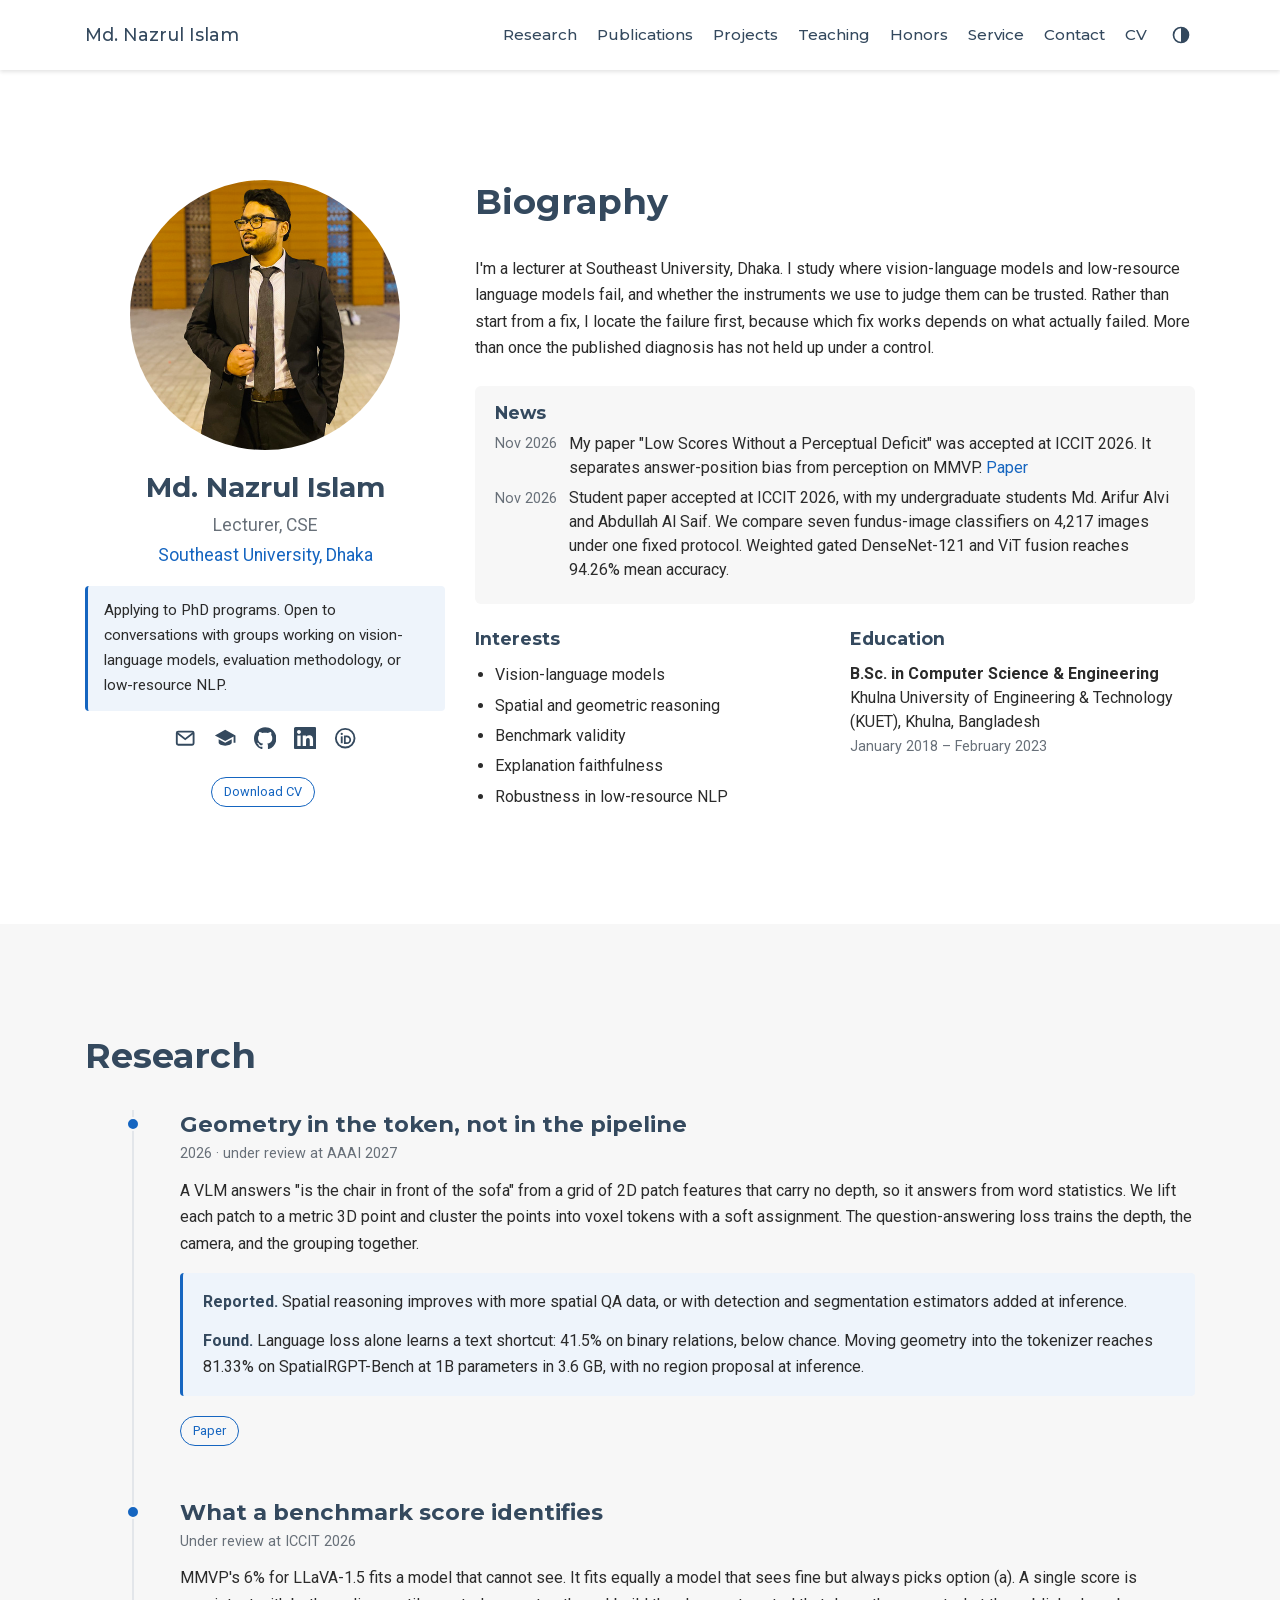
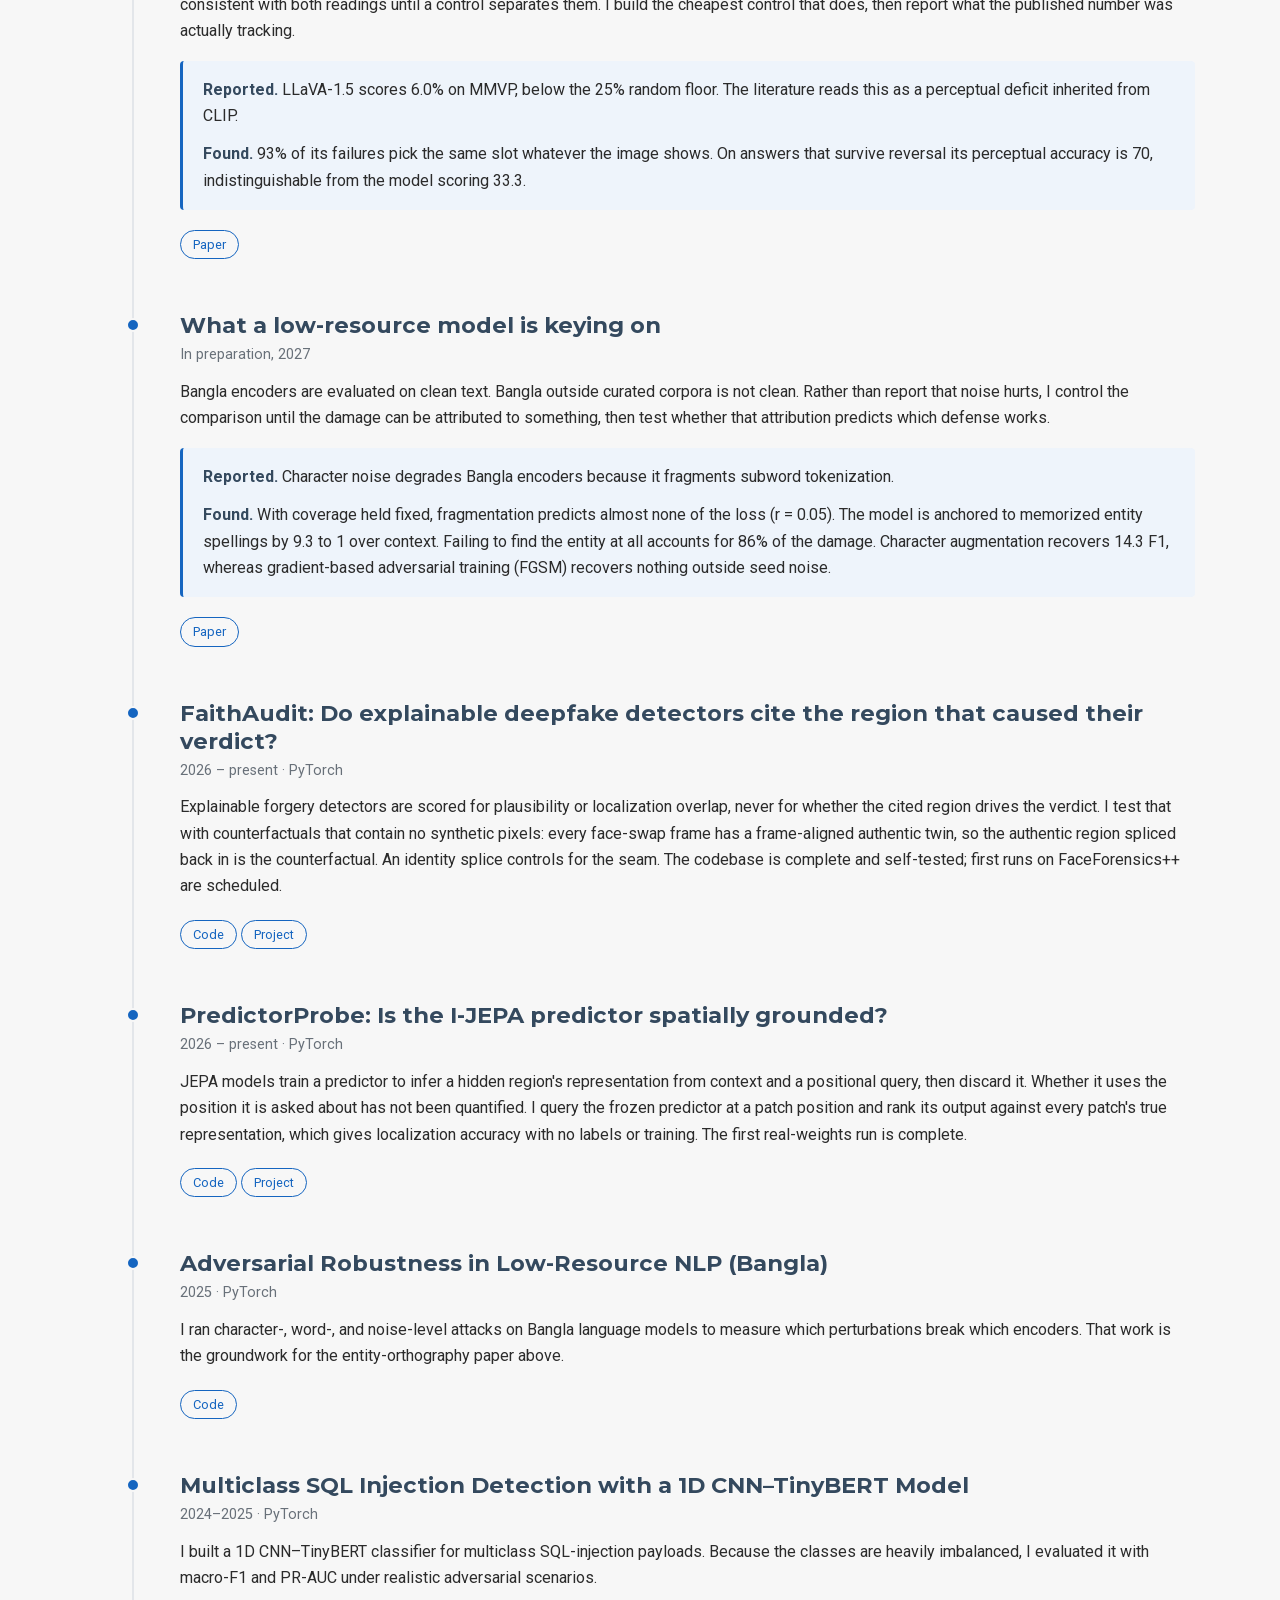
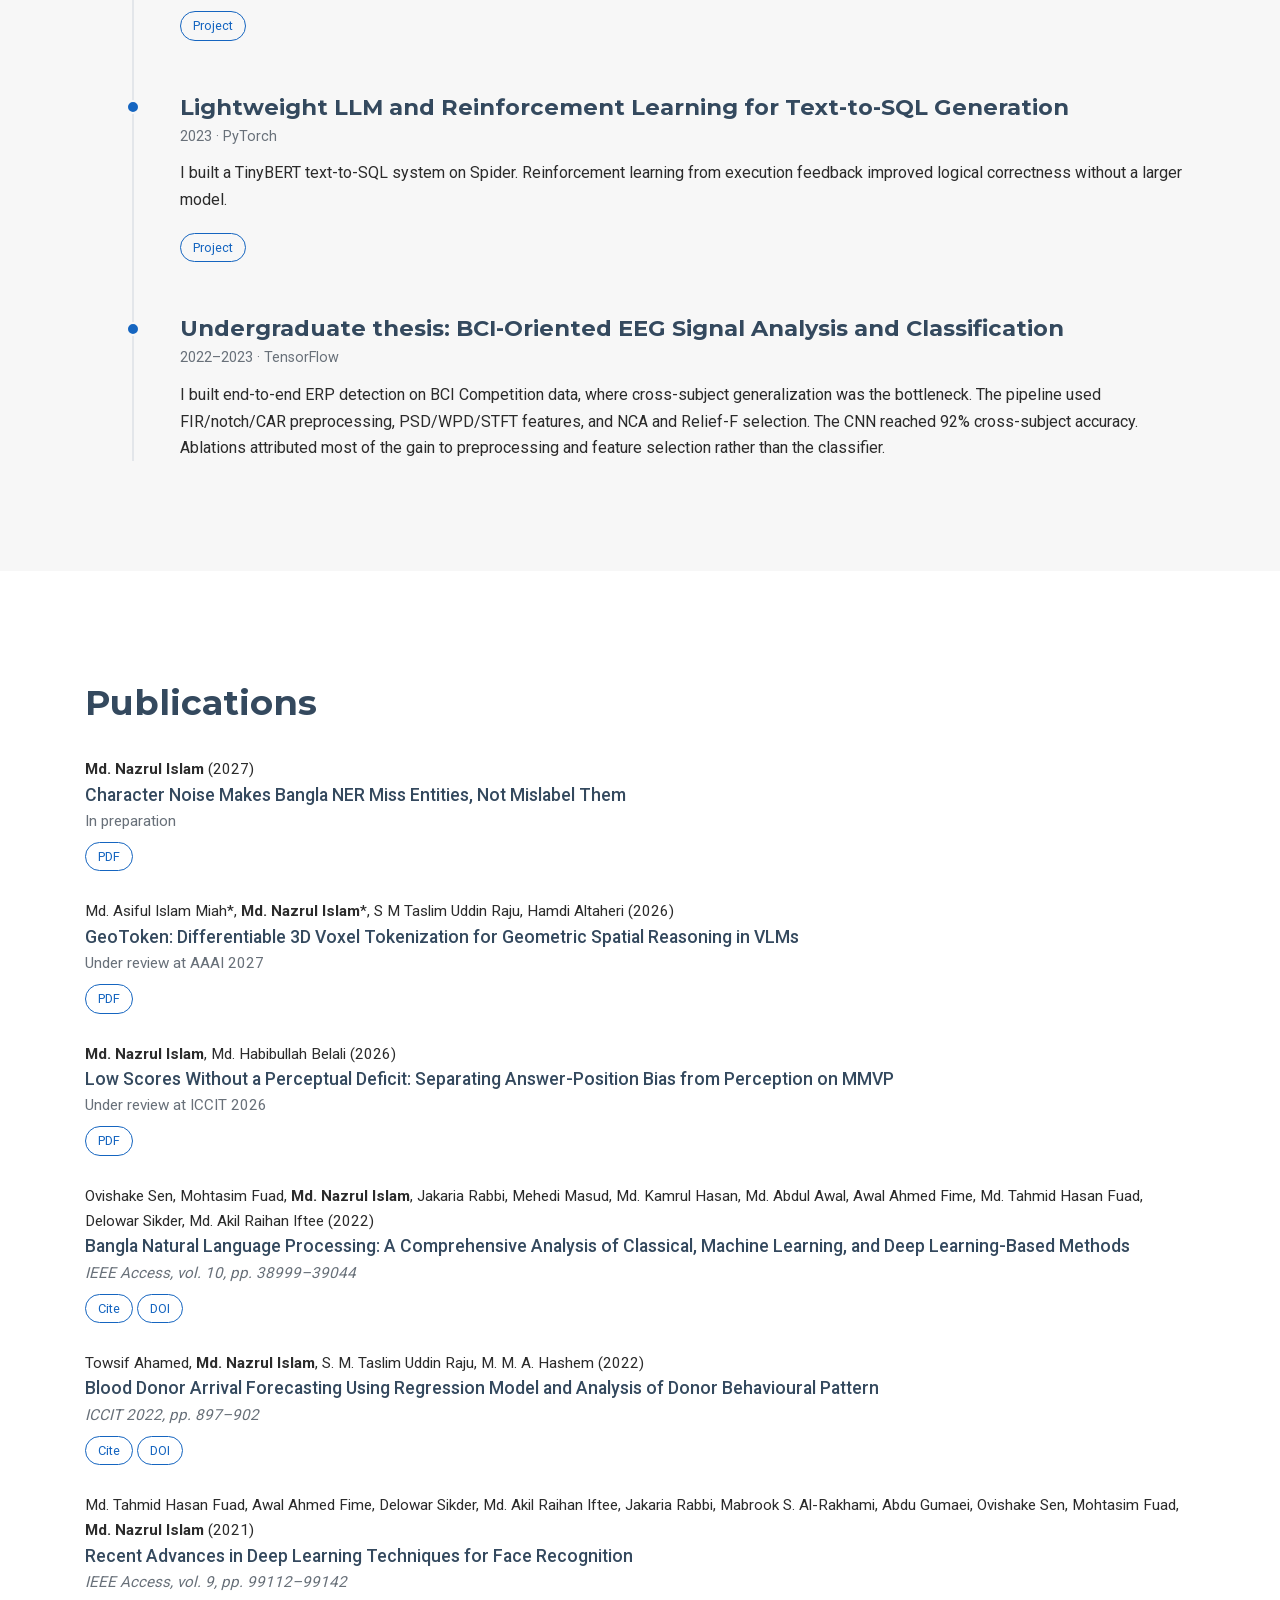
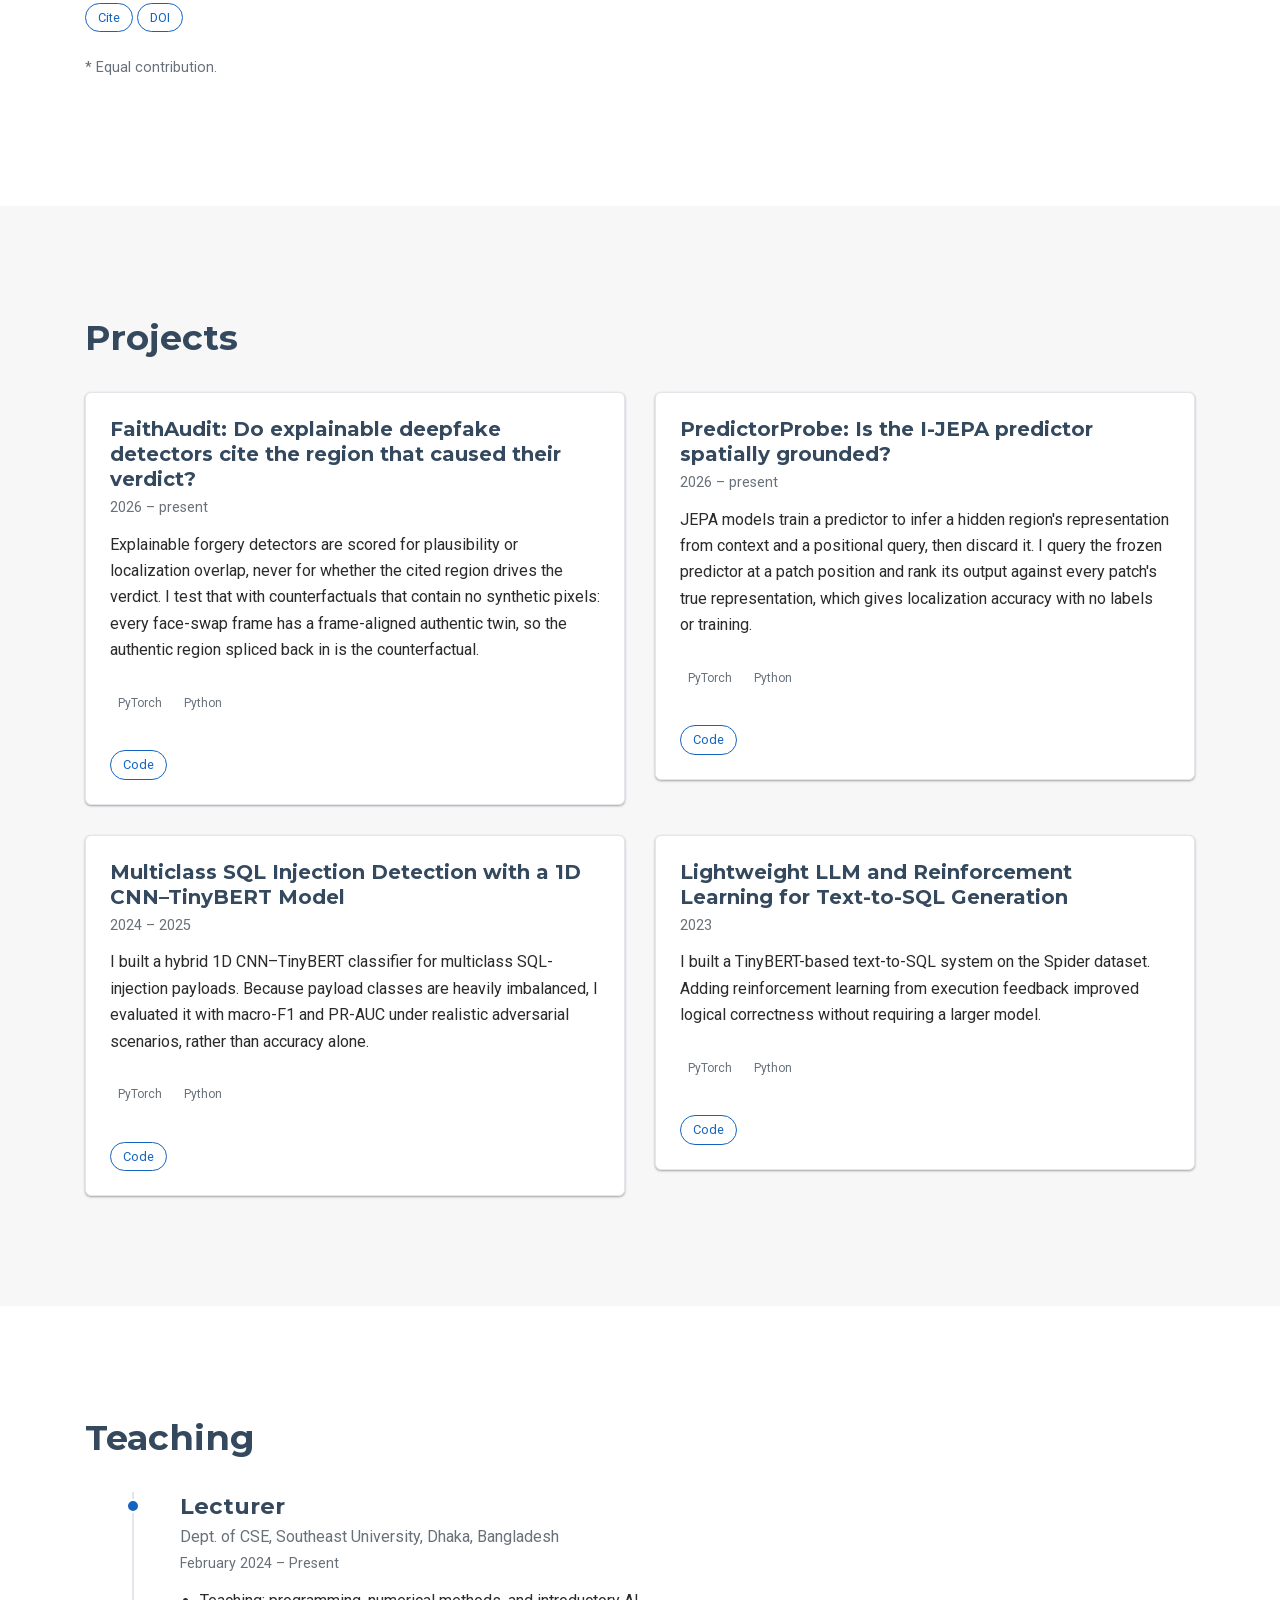
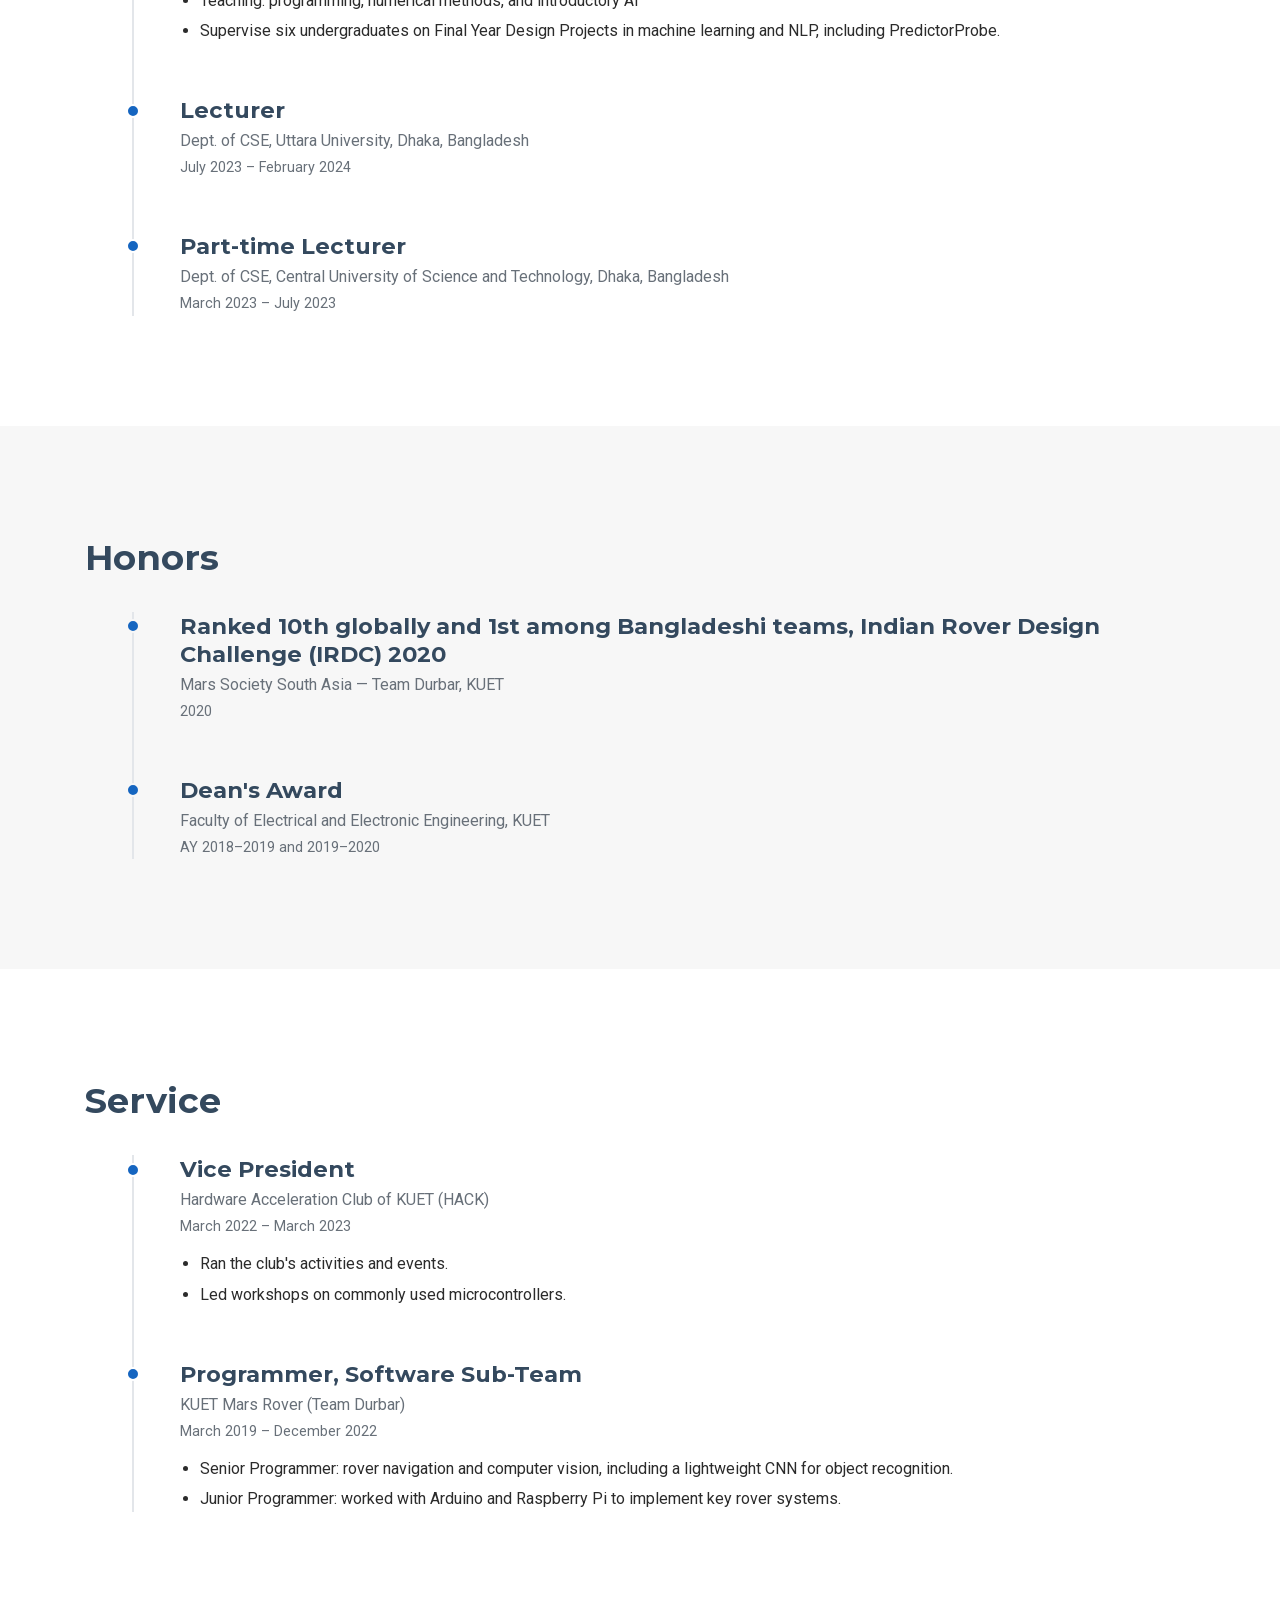
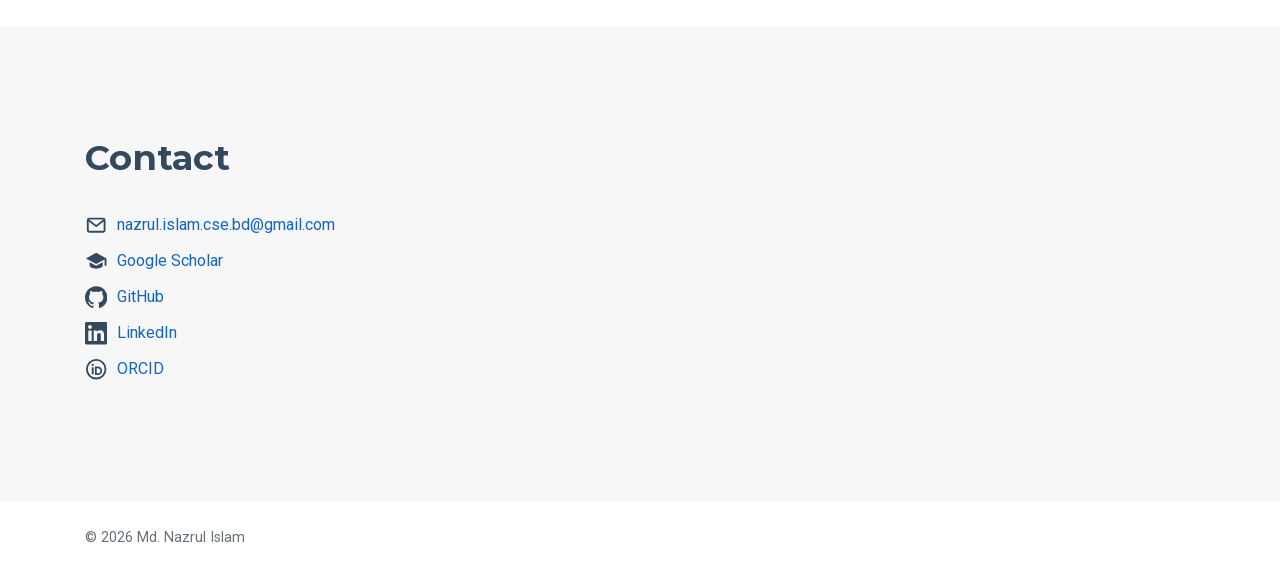
<file: index.html>
<!DOCTYPE html>
<html lang="en">
<head>
<meta charset="utf-8">
<meta name="viewport" content="width=device-width, initial-scale=1">
<title>Md. Nazrul Islam — Vision-Language Models and Bangla NLP</title>
<link rel="canonical" href="https://nazrul-99.github.io/">
<meta property="og:type" content="website">
<meta property="og:site_name" content="Md. Nazrul Islam">
<meta property="og:title" content="Md. Nazrul Islam — Vision-Language Models and Bangla NLP">
<meta name="description" content="I&#39;m a lecturer at Southeast University, Dhaka. I study where vision-language models and low-resource language models fail, and whether the instruments we use to judge them can be trusted. Rather than…">
<meta property="og:description" content="I&#39;m a lecturer at Southeast University, Dhaka. I study where vision-language models and low-resource language models fail, and whether the instruments we use to judge them can be trusted. Rather than…">
<meta property="og:url" content="https://nazrul-99.github.io/">
<meta property="og:locale" content="en_US">
<link rel="icon" href="/static/favicon.png" type="image/png">
<meta property="og:image" content="https://nazrul-99.github.io/static/portrait.jpg">
<script type="application/ld+json">{
  "@context": "https://schema.org",
  "@graph": [
    {
      "@type": "Person",
      "@id": "https://nazrul-99.github.io/#person",
      "name": "Md. Nazrul Islam",
      "url": "https://nazrul-99.github.io/",
      "alternateName": [
        "Md Nazrul Islam",
        "Nazrul Islam"
      ],
      "sameAs": [
        "https://orcid.org/0000-0002-6385-5095",
        "https://scholar.google.com/citations?user=qr34ziEAAAAJ",
        "https://github.com/nazrul-99",
        "https://www.linkedin.com/in/md-nazrul-islam-nz/"
      ],
      "jobTitle": "Lecturer, CSE",
      "affiliation": {
        "@type": "Organization",
        "name": "Southeast University, Dhaka",
        "url": "https://cse.seu.edu.bd/employee/profile/MDAzMDA4"
      },
      "image": "https://nazrul-99.github.io/static/portrait.jpg",
      "knowsAbout": [
        "Vision-language models",
        "Spatial and geometric reasoning",
        "Benchmark validity",
        "Explanation faithfulness",
        "Robustness in low-resource NLP"
      ],
      "alumniOf": [
        {
          "@type": "CollegeOrUniversity",
          "name": "Khulna University of Engineering & Technology (KUET)"
        }
      ]
    },
    {
      "@type": "WebSite",
      "@id": "https://nazrul-99.github.io/#website",
      "url": "https://nazrul-99.github.io/",
      "name": "Md. Nazrul Islam",
      "publisher": {
        "@id": "https://nazrul-99.github.io/#person"
      }
    }
  ]
}</script>
<script>
/* Theme toggle -- the one JS allowance (DESIGN.md v2). Sets data-theme on
   <html>, remembers the choice, defaults to prefers-color-scheme. Runs before
   first paint so a stored choice never flashes. With JS off the button stays
   hidden and the OS setting applies. */
(function () {
  var root = document.documentElement, key = "theme", stored = null;
  var osDark = matchMedia("(prefers-color-scheme: dark)");
  try { stored = localStorage.getItem(key); } catch (e) {}
  if (stored === "dark" || stored === "light") root.setAttribute("data-theme", stored);
  function current() { return root.getAttribute("data-theme") || (osDark.matches ? "dark" : "light"); }
  document.addEventListener("DOMContentLoaded", function () {
    var btn = document.getElementById("theme-toggle");
    if (!btn) return;
    function sync() { btn.setAttribute("aria-pressed", String(current() === "dark")); }
    btn.hidden = false;
    sync();
    osDark.addEventListener("change", sync);
    btn.addEventListener("click", function () {
      root.setAttribute("data-theme", current() === "dark" ? "light" : "dark");
      try { localStorage.setItem(key, root.getAttribute("data-theme")); } catch (e) {}
      sync();
    });
  });
})();
</script>
<link rel="stylesheet" href="/static/style.css?v=c84f0a47df">
</head>
<body>
<a class="skip" href="#main">Skip to content</a>
<header class="navbar">
  <div class="container nav-inner">
    <a class="brand" href="#top">Md. Nazrul Islam</a>
    <nav aria-label="Primary">
      <a class="nav-research" href="#research">Research</a>
      <a class="nav-publications" href="#publications">Publications</a>
      <a class="nav-projects" href="#projects">Projects</a>
<a class="nav-teaching" href="#teaching">Teaching</a><a class="nav-honors" href="#honors">Honors</a><a class="nav-service" href="#service">Service</a>      <a class="nav-contact" href="#contact">Contact</a>
      <a href="/cv.pdf" rel="nofollow">CV</a>
      <button id="theme-toggle" type="button" class="theme-toggle" hidden aria-pressed="false" aria-label="Toggle dark mode"><svg class="icon" viewBox="0 0 24 24" aria-hidden="true" focusable="false"><circle cx="12" cy="12" r="9" fill="none" stroke="currentColor" stroke-width="2"/><path d="M12 3a9 9 0 0 1 0 18z" fill="currentColor"/></svg></button>
    </nav>
  </div>
</header>
<main id="main">

<section id="top" class="section about">
  <div class="container about-grid">
    <div class="about-side">
      <img class="portrait" src="/static/portrait.jpg" width="270" height="270" alt="">
      <p class="about-name">Md. Nazrul Islam</p>
<p class="about-role">Lecturer, CSE</p>      <p class="about-org"><a href="https://cse.seu.edu.bd/employee/profile/MDAzMDA4" target="_blank" rel="noopener noreferrer me">Southeast University, Dhaka</a></p>
      <p class="notice">Applying to PhD programs. Open to conversations with groups working on vision-language models, evaluation methodology, or low-resource NLP.</p>
      <ul class="icon-links" aria-label="Profiles">
        <li><a href="mailto:&#110;&#97;&#122;&#114;&#117;&#108;&#46;&#105;&#115;&#108;&#97;&#109;&#46;&#99;&#115;&#101;&#46;&#98;&#100;&#64;&#103;&#109;&#97;&#105;&#108;&#46;&#99;&#111;&#109;" aria-label="Email"><svg class="icon" viewBox="0 0 24 24" aria-hidden="true" focusable="false"><rect x="3" y="5" width="18" height="14" rx="1.5" fill="none" stroke="currentColor" stroke-width="2"/><path d="m3.5 6.5 8.5 6.5 8.5-6.5" fill="none" stroke="currentColor" stroke-width="2"/></svg></a></li>
<li><a href="https://scholar.google.com/citations?user=qr34ziEAAAAJ" target="_blank" rel="noopener noreferrer" aria-label="Google Scholar"><svg class="icon" viewBox="0 0 24 24" aria-hidden="true" focusable="false"><path d="M12 3 1 9l11 6 9-4.91V17h2V9L12 3z" fill="currentColor"/><path d="M5 13.18V17c0 1.66 3.13 3 7 3s7-1.34 7-3v-3.82l-7 3.82-7-3.82z" fill="currentColor"/></svg></a></li><li><a href="https://github.com/nazrul-99" target="_blank" rel="noopener noreferrer" aria-label="GitHub"><svg class="icon" viewBox="0 0 24 24" aria-hidden="true" focusable="false"><path fill="currentColor" d="M12 .297c-6.63 0-12 5.373-12 12 0 5.303 3.438 9.8 8.205 11.385.6.113.82-.258.82-.577 0-.285-.01-1.04-.015-2.04-3.338.724-4.042-1.61-4.042-1.61C4.422 18.07 3.633 17.7 3.633 17.7c-1.087-.744.084-.729.084-.729 1.205.084 1.838 1.236 1.838 1.236 1.07 1.835 2.809 1.305 3.495.998.108-.776.417-1.305.76-1.605-2.665-.3-5.466-1.332-5.466-5.93 0-1.31.465-2.38 1.235-3.22-.135-.303-.54-1.523.105-3.176 0 0 1.005-.322 3.3 1.23.96-.267 1.98-.399 3-.405 1.02.006 2.04.138 3 .405 2.28-1.552 3.285-1.23 3.285-1.23.645 1.653.24 2.873.12 3.176.765.84 1.23 1.91 1.23 3.22 0 4.61-2.805 5.625-5.475 5.92.42.36.81 1.096.81 2.22 0 1.606-.015 2.896-.015 3.286 0 .315.21.69.825.57C20.565 22.092 24 17.592 24 12.297c0-6.627-5.373-12-12-12"/></svg></a></li><li><a href="https://www.linkedin.com/in/md-nazrul-islam-nz/" target="_blank" rel="noopener noreferrer" aria-label="LinkedIn"><svg class="icon" viewBox="0 0 24 24" aria-hidden="true" focusable="false"><path fill="currentColor" d="M20.447 20.452h-3.554v-5.569c0-1.328-.027-3.037-1.852-3.037-1.853 0-2.136 1.445-2.136 2.939v5.667H9.351V9h3.414v1.561h.046c.477-.9 1.637-1.85 3.37-1.85 3.601 0 4.267 2.37 4.267 5.455v6.286zM5.337 7.433c-1.144 0-2.063-.926-2.063-2.065 0-1.138.92-2.063 2.063-2.063 1.14 0 2.064.925 2.064 2.063 0 1.139-.925 2.065-2.064 2.065zm1.782 13.019H3.555V9h3.564v11.452zM22.225 0H1.771C.792 0 0 .774 0 1.729v20.542C0 23.227.792 24 1.771 24h20.451C23.2 24 24 23.227 24 22.271V1.729C24 .774 23.2 0 22.222 0h.003z"/></svg></a></li><li><a href="https://orcid.org/0000-0002-6385-5095" target="_blank" rel="noopener noreferrer" aria-label="ORCID"><svg class="icon" viewBox="0 0 24 24" aria-hidden="true" focusable="false"><circle cx="12" cy="12" r="10" fill="none" stroke="currentColor" stroke-width="2"/><circle cx="8.3" cy="7.4" r="1.2" fill="currentColor"/><path d="M8.3 10v7.4" stroke="currentColor" stroke-width="2"/><path d="M11.6 10h2.1a3.7 3.7 0 0 1 0 7.4h-2.1z" fill="none" stroke="currentColor" stroke-width="1.9"/></svg></a></li>      </ul>
      <p class="about-cv"><a class="btn-pill" href="/cv.pdf" rel="nofollow" download>Download CV</a></p>
    </div>
    <div class="about-main">
      <h1 class="section-title">Biography</h1>
      <p class="bio">I&#39;m a lecturer at Southeast University, Dhaka. I study where vision-language models and low-resource language models fail, and whether the instruments we use to judge them can be trusted. Rather than start from a fix, I locate the failure first, because which fix works depends on what actually failed. More than once the published diagnosis has not held up under a control.</p>
      <div class="news" id="news">
        <h2 class="label">News</h2>
        <ul class="news-list">
          <li><span class="news-date">Nov 2026</span><span>My paper &#34;Low Scores Without a Perceptual Deficit&#34; was accepted at ICCIT 2026. It separates answer-position bias from perception on MMVP.
 <a href="#mmvp-position-bias">Paper</a></span></li>
          <li><span class="news-date">Nov 2026</span><span>Student paper accepted at ICCIT 2026, with my undergraduate students Md. Arifur Alvi and Abdullah Al Saif. We compare seven fundus-image classifiers on 4,217 images under one fixed protocol. Weighted gated DenseNet-121 and ViT fusion reaches 94.26% mean accuracy.
</span></li>
        </ul>
      </div>
      <div class="about-cols">
        <div>
          <h2 class="label">Interests</h2>
          <ul class="bullets">
<li>Vision-language models</li><li>Spatial and geometric reasoning</li><li>Benchmark validity</li><li>Explanation faithfulness</li><li>Robustness in low-resource NLP</li>          </ul>
        </div>
        <div>
          <h2 class="label">Education</h2>
          <ul class="edu">
            <li>
              <strong>B.Sc. in Computer Science &amp; Engineering</strong><br>
              Khulna University of Engineering &amp; Technology (KUET), Khulna, Bangladesh<br>
              <span class="meta">January 2018 – February 2023</span>
            </li>
          </ul>
        </div>
      </div>
    </div>
  </div>
</section>

<section id="research" class="section">
  <div class="container">
    <h1 class="section-title">Research</h1>
    <ol class="timeline">
      <li class="tl-item">
        <article class="card" id="geometry-in-the-token">
          <h2 class="card-title"><a href="https://drive.google.com/file/d/1ELj4VhWy8dj_DHJAQdN-i3FPRE4wxLzI/view?usp=sharing" target="_blank" rel="noopener noreferrer">Geometry in the token, not in the pipeline</a></h2>
          <p class="card-meta">2026 · under review at AAAI 2027</p>
          <p class="blurb">A VLM answers &#34;is the chair in front of the sofa&#34; from a grid of 2D patch features that carry no depth, so it answers from word statistics. We lift each patch to a metric 3D point and cluster the points into voxel tokens with a soft assignment. The question-answering loss trains the depth, the camera, and the grouping together.
</p>
          <dl class="claim">
            <div><dt>Reported</dt><dd>Spatial reasoning improves with more spatial QA data, or with detection and segmentation estimators added at inference.
</dd></div>
            <div><dt>Found</dt><dd>Language loss alone learns a text shortcut: 41.5% on binary relations, below chance. Moving geometry into the tokenizer reaches 81.33% on SpatialRGPT-Bench at 1B parameters in 3.6 GB, with no region proposal at inference.
</dd></div>
          </dl>
          <p class="card-actions">
<a class="btn-pill" href="#geotoken">Paper</a>          </p>
        </article>
      </li>
      <li class="tl-item">
        <article class="card" id="what-a-score-identifies">
          <h2 class="card-title"><a href="https://drive.google.com/file/d/1UDr-B_FffHD4PoJ-6FCMyF1hHBAY2T0h/view?usp=drive_link" target="_blank" rel="noopener noreferrer">What a benchmark score identifies</a></h2>
          <p class="card-meta">Under review at ICCIT 2026</p>
          <p class="blurb">MMVP&#39;s 6% for LLaVA-1.5 fits a model that cannot see. It fits equally a model that sees fine but always picks option (a). A single score is consistent with both readings until a control separates them. I build the cheapest control that does, then report what the published number was actually tracking.
</p>
          <dl class="claim">
            <div><dt>Reported</dt><dd>LLaVA-1.5 scores 6.0% on MMVP, below the 25% random floor. The literature reads this as a perceptual deficit inherited from CLIP.
</dd></div>
            <div><dt>Found</dt><dd>93% of its failures pick the same slot whatever the image shows. On answers that survive reversal its perceptual accuracy is 70, indistinguishable from the model scoring 33.3.
</dd></div>
          </dl>
          <p class="card-actions">
<a class="btn-pill" href="#mmvp-position-bias">Paper</a>          </p>
        </article>
      </li>
      <li class="tl-item">
        <article class="card" id="what-a-low-resource-model-keys-on">
          <h2 class="card-title"><a href="https://drive.google.com/file/d/1UVrMuyEz3BboiWVay6Fi1jTbIHSLEYx5/view?usp=sharing" target="_blank" rel="noopener noreferrer">What a low-resource model is keying on</a></h2>
          <p class="card-meta">In preparation, 2027</p>
          <p class="blurb">Bangla encoders are evaluated on clean text. Bangla outside curated corpora is not clean. Rather than report that noise hurts, I control the comparison until the damage can be attributed to something, then test whether that attribution predicts which defense works.
</p>
          <dl class="claim">
            <div><dt>Reported</dt><dd>Character noise degrades Bangla encoders because it fragments subword tokenization.
</dd></div>
            <div><dt>Found</dt><dd>With coverage held fixed, fragmentation predicts almost none of the loss (r = 0.05). The model is anchored to memorized entity spellings by 9.3 to 1 over context. Failing to find the entity at all accounts for 86% of the damage. Character augmentation recovers 14.3 F1, whereas gradient-based adversarial training (FGSM) recovers nothing outside seed noise.
</dd></div>
          </dl>
          <p class="card-actions">
<a class="btn-pill" href="#bangla-ner-orthography">Paper</a>          </p>
        </article>
      </li>
      <li class="tl-item">
        <article class="card">
          <h2 class="card-title"><a href="https://github.com/nazrul-99/counterfactual-citation-audit" target="_blank" rel="noopener noreferrer">FaithAudit: Do explainable deepfake detectors cite the region that caused their verdict?</a></h2>
          <p class="card-meta">2026 – present · PyTorch</p>
          <p class="blurb">Explainable forgery detectors are scored for plausibility or localization overlap, never for whether the cited region drives the verdict. I test that with counterfactuals that contain no synthetic pixels: every face-swap frame has a frame-aligned authentic twin, so the authentic region spliced back in is the counterfactual. An identity splice controls for the seam. The codebase is complete and self-tested; first runs on FaceForensics++ are scheduled.</p>
          <p class="card-actions">
<a class="btn-pill" href="https://github.com/nazrul-99/counterfactual-citation-audit" target="_blank" rel="noopener noreferrer">Code</a><a class="btn-pill" href="#faithaudit">Project</a>          </p>
        </article>
      </li>
      <li class="tl-item">
        <article class="card">
          <h2 class="card-title"><a href="https://github.com/nazrul-99/jepa-spatial-probe" target="_blank" rel="noopener noreferrer">PredictorProbe: Is the I-JEPA predictor spatially grounded?</a></h2>
          <p class="card-meta">2026 – present · PyTorch</p>
          <p class="blurb">JEPA models train a predictor to infer a hidden region&#39;s representation from context and a positional query, then discard it. Whether it uses the position it is asked about has not been quantified. I query the frozen predictor at a patch position and rank its output against every patch&#39;s true representation, which gives localization accuracy with no labels or training. The first real-weights run is complete.</p>
          <p class="card-actions">
<a class="btn-pill" href="https://github.com/nazrul-99/jepa-spatial-probe" target="_blank" rel="noopener noreferrer">Code</a><a class="btn-pill" href="#predictorprobe">Project</a>          </p>
        </article>
      </li>
      <li class="tl-item">
        <article class="card">
          <h2 class="card-title"><a href="https://github.com/nazrul-99/Bangla-Ner-Adversial-Attack" target="_blank" rel="noopener noreferrer">Adversarial Robustness in Low-Resource NLP (Bangla)</a></h2>
          <p class="card-meta">2025 · PyTorch</p>
          <p class="blurb">I ran character-, word-, and noise-level attacks on Bangla language models to measure which perturbations break which encoders. That work is the groundwork for the entity-orthography paper above.</p>
          <p class="card-actions">
<a class="btn-pill" href="https://github.com/nazrul-99/Bangla-Ner-Adversial-Attack" target="_blank" rel="noopener noreferrer">Code</a>          </p>
        </article>
      </li>
      <li class="tl-item">
        <article class="card">
          <h2 class="card-title"><a href="#sql-injection">Multiclass SQL Injection Detection with a 1D CNN–TinyBERT Model</a></h2>
          <p class="card-meta">2024–2025 · PyTorch</p>
          <p class="blurb">I built a 1D CNN–TinyBERT classifier for multiclass SQL-injection payloads. Because the classes are heavily imbalanced, I evaluated it with macro-F1 and PR-AUC under realistic adversarial scenarios.</p>
          <p class="card-actions">
<a class="btn-pill" href="#sql-injection">Project</a>          </p>
        </article>
      </li>
      <li class="tl-item">
        <article class="card">
          <h2 class="card-title"><a href="#text-to-sql">Lightweight LLM and Reinforcement Learning for Text-to-SQL Generation</a></h2>
          <p class="card-meta">2023 · PyTorch</p>
          <p class="blurb">I built a TinyBERT text-to-SQL system on Spider. Reinforcement learning from execution feedback improved logical correctness without a larger model.</p>
          <p class="card-actions">
<a class="btn-pill" href="#text-to-sql">Project</a>          </p>
        </article>
      </li>
      <li class="tl-item">
        <article class="card">
          <h2 class="card-title">Undergraduate thesis: BCI-Oriented EEG Signal Analysis and Classification</h2>
          <p class="card-meta">2022–2023 · TensorFlow</p>
          <p class="blurb">I built end-to-end ERP detection on BCI Competition data, where cross-subject generalization was the bottleneck. The pipeline used FIR/notch/CAR preprocessing, PSD/WPD/STFT features, and NCA and Relief-F selection. The CNN reached 92% cross-subject accuracy. Ablations attributed most of the gain to preprocessing and feature selection rather than the classifier.</p>
        </article>
      </li>
    </ol>
  </div>
</section>

<section id="publications" class="section">
  <div class="container">
    <h1 class="section-title">Publications</h1>
    <div class="pub-list">
<article class="pub" id="bangla-ner-orthography">
  <p class="pub-authors"><strong>Md. Nazrul Islam</strong> (2027)</p>
  <h2 class="pub-title"><a href="https://drive.google.com/file/d/1UVrMuyEz3BboiWVay6Fi1jTbIHSLEYx5/view?usp=sharing" target="_blank" rel="noopener noreferrer">Character Noise Makes Bangla NER Miss Entities, Not Mislabel Them</a></h2>
  <p class="pub-venue">In preparation</p>
  <div class="pub-actions">
<a class="btn-pill" href="https://drive.google.com/file/d/1UVrMuyEz3BboiWVay6Fi1jTbIHSLEYx5/view?usp=sharing" target="_blank" rel="noopener noreferrer">PDF</a>  </div>
</article><article class="pub" id="geotoken">
  <p class="pub-authors">Md. Asiful Islam Miah*, <strong>Md. Nazrul Islam</strong>*, S M Taslim Uddin Raju, Hamdi Altaheri (2026)</p>
  <h2 class="pub-title"><a href="https://drive.google.com/file/d/1ELj4VhWy8dj_DHJAQdN-i3FPRE4wxLzI/view?usp=sharing" target="_blank" rel="noopener noreferrer">GeoToken: Differentiable 3D Voxel Tokenization for Geometric Spatial Reasoning in VLMs</a></h2>
  <p class="pub-venue">Under review at AAAI 2027</p>
  <div class="pub-actions">
<a class="btn-pill" href="https://drive.google.com/file/d/1ELj4VhWy8dj_DHJAQdN-i3FPRE4wxLzI/view?usp=sharing" target="_blank" rel="noopener noreferrer">PDF</a>  </div>
</article><article class="pub" id="mmvp-position-bias">
  <p class="pub-authors"><strong>Md. Nazrul Islam</strong>, Md. Habibullah Belali (2026)</p>
  <h2 class="pub-title"><a href="https://drive.google.com/file/d/1UDr-B_FffHD4PoJ-6FCMyF1hHBAY2T0h/view?usp=drive_link" target="_blank" rel="noopener noreferrer">Low Scores Without a Perceptual Deficit: Separating Answer-Position Bias from Perception on MMVP</a></h2>
  <p class="pub-venue">Under review at ICCIT 2026</p>
  <div class="pub-actions">
<a class="btn-pill" href="https://drive.google.com/file/d/1UDr-B_FffHD4PoJ-6FCMyF1hHBAY2T0h/view?usp=drive_link" target="_blank" rel="noopener noreferrer">PDF</a>  </div>
</article><article class="pub" id="bnlp-survey">
  <p class="pub-authors">Ovishake Sen, Mohtasim Fuad, <strong>Md. Nazrul Islam</strong>, Jakaria Rabbi, Mehedi Masud, Md. Kamrul Hasan, Md. Abdul Awal, Awal Ahmed Fime, Md. Tahmid Hasan Fuad, Delowar Sikder, Md. Akil Raihan Iftee (2022)</p>
  <h2 class="pub-title"><a href="https://doi.org/10.1109/ACCESS.2022.3165563" target="_blank" rel="noopener noreferrer">Bangla Natural Language Processing: A Comprehensive Analysis of Classical, Machine Learning, and Deep Learning-Based Methods</a></h2>
  <p class="pub-venue"><em>IEEE Access, vol. 10, pp. 38999–39044</em></p>
  <div class="pub-actions">
    <details class="cite">
      <summary class="btn-pill">Cite</summary>
      <pre>@article{sen2022bangla,
  author  = {Sen, Ovishake and Fuad, Mohtasim and Islam, Md. Nazrul and Rabbi, Jakaria and Masud, Mehedi and Hasan, Md. Kamrul and Awal, Md. Abdul and Fime, Awal Ahmed and Fuad, Md. Tahmid Hasan and Sikder, Delowar and Iftee, Md. Akil Raihan},
  title   = {Bangla Natural Language Processing: A Comprehensive Analysis of Classical, Machine Learning, and Deep Learning-Based Methods},
  journal = {IEEE Access},
  volume  = {10},
  pages   = {38999--39044},
  year    = {2022},
  doi     = {10.1109/ACCESS.2022.3165563}
}
</pre>
    </details>
<a class="btn-pill" href="https://doi.org/10.1109/ACCESS.2022.3165563" target="_blank" rel="noopener noreferrer">DOI</a>  </div>
</article><article class="pub" id="blood-donor-forecasting">
  <p class="pub-authors">Towsif Ahamed, <strong>Md. Nazrul Islam</strong>, S. M. Taslim Uddin Raju, M. M. A. Hashem (2022)</p>
  <h2 class="pub-title"><a href="https://doi.org/10.1109/ICCIT57492.2022.10054710" target="_blank" rel="noopener noreferrer">Blood Donor Arrival Forecasting Using Regression Model and Analysis of Donor Behavioural Pattern</a></h2>
  <p class="pub-venue"><em>ICCIT 2022, pp. 897–902</em></p>
  <div class="pub-actions">
    <details class="cite">
      <summary class="btn-pill">Cite</summary>
      <pre>@inproceedings{ahamed2022blood,
  author    = {Ahamed, Towsif and Islam, Md. Nazrul and Raju, S. M. Taslim Uddin and Hashem, M. M. A.},
  title     = {Blood Donor Arrival Forecasting Using Regression Model and Analysis of Donor Behavioural Pattern},
  booktitle = {2022 25th International Conference on Computer and Information Technology (ICCIT)},
  pages     = {897--902},
  year      = {2022},
  doi       = {10.1109/ICCIT57492.2022.10054710}
}
</pre>
    </details>
<a class="btn-pill" href="https://doi.org/10.1109/ICCIT57492.2022.10054710" target="_blank" rel="noopener noreferrer">DOI</a>  </div>
</article><article class="pub" id="face-recognition-survey">
  <p class="pub-authors">Md. Tahmid Hasan Fuad, Awal Ahmed Fime, Delowar Sikder, Md. Akil Raihan Iftee, Jakaria Rabbi, Mabrook S. Al-Rakhami, Abdu Gumaei, Ovishake Sen, Mohtasim Fuad, <strong>Md. Nazrul Islam</strong> (2021)</p>
  <h2 class="pub-title"><a href="https://doi.org/10.1109/ACCESS.2021.3096136" target="_blank" rel="noopener noreferrer">Recent Advances in Deep Learning Techniques for Face Recognition</a></h2>
  <p class="pub-venue"><em>IEEE Access, vol. 9, pp. 99112–99142</em></p>
  <div class="pub-actions">
    <details class="cite">
      <summary class="btn-pill">Cite</summary>
      <pre>@article{fuad2021recent,
  author  = {Fuad, Md. Tahmid Hasan and Fime, Awal Ahmed and Sikder, Delowar and Iftee, Md. Akil Raihan and Rabbi, Jakaria and Al-Rakhami, Mabrook S. and Gumaei, Abdu and Sen, Ovishake and Fuad, Mohtasim and Islam, Md. Nazrul},
  title   = {Recent Advances in Deep Learning Techniques for Face Recognition},
  journal = {IEEE Access},
  volume  = {9},
  pages   = {99112--99142},
  year    = {2021},
  doi     = {10.1109/ACCESS.2021.3096136}
}
</pre>
    </details>
<a class="btn-pill" href="https://doi.org/10.1109/ACCESS.2021.3096136" target="_blank" rel="noopener noreferrer">DOI</a>  </div>
</article>    </div>
<p class="footnote">* Equal contribution.</p>  </div>
</section>

<section id="projects" class="section">
  <div class="container">
    <h1 class="section-title">Projects</h1>
    <div class="card-grid">
<article class="card project-card" id="faithaudit">
  <h2 class="card-title"><a href="https://github.com/nazrul-99/counterfactual-citation-audit" target="_blank" rel="noopener noreferrer">FaithAudit: Do explainable deepfake detectors cite the region that caused their verdict?</a></h2>
<p class="card-meta">2026 – present</p>  <p>Explainable forgery detectors are scored for plausibility or localization overlap, never for whether the cited region drives the verdict. I test that with counterfactuals that contain no synthetic pixels: every face-swap frame has a frame-aligned authentic twin, so the authentic region spliced back in is the counterfactual.
</p>
  <p class="tags"><span class="tag">PyTorch</span><span class="tag">Python</span></p>
  <p class="card-actions"><a class="btn-pill" href="https://github.com/nazrul-99/counterfactual-citation-audit" target="_blank" rel="noopener noreferrer">Code</a></p>
</article><article class="card project-card" id="predictorprobe">
  <h2 class="card-title"><a href="https://github.com/nazrul-99/jepa-spatial-probe" target="_blank" rel="noopener noreferrer">PredictorProbe: Is the I-JEPA predictor spatially grounded?</a></h2>
<p class="card-meta">2026 – present</p>  <p>JEPA models train a predictor to infer a hidden region&#39;s representation from context and a positional query, then discard it. I query the frozen predictor at a patch position and rank its output against every patch&#39;s true representation, which gives localization accuracy with no labels or training.
</p>
  <p class="tags"><span class="tag">PyTorch</span><span class="tag">Python</span></p>
  <p class="card-actions"><a class="btn-pill" href="https://github.com/nazrul-99/jepa-spatial-probe" target="_blank" rel="noopener noreferrer">Code</a></p>
</article><article class="card project-card" id="sql-injection">
  <h2 class="card-title"><a href="https://github.com/nazrul-99/SQLi" target="_blank" rel="noopener noreferrer">Multiclass SQL Injection Detection with a 1D CNN–TinyBERT Model</a></h2>
<p class="card-meta">2024 – 2025</p>  <p>I built a hybrid 1D CNN–TinyBERT classifier for multiclass SQL-injection payloads. Because payload classes are heavily imbalanced, I evaluated it with macro-F1 and PR-AUC under realistic adversarial scenarios, rather than accuracy alone.
</p>
  <p class="tags"><span class="tag">PyTorch</span><span class="tag">Python</span></p>
  <p class="card-actions"><a class="btn-pill" href="https://github.com/nazrul-99/SQLi" target="_blank" rel="noopener noreferrer">Code</a></p>
</article><article class="card project-card" id="text-to-sql">
  <h2 class="card-title"><a href="https://github.com/nazrul-99/Text-to-Sql" target="_blank" rel="noopener noreferrer">Lightweight LLM and Reinforcement Learning for Text-to-SQL Generation</a></h2>
<p class="card-meta">2023</p>  <p>I built a TinyBERT-based text-to-SQL system on the Spider dataset. Adding reinforcement learning from execution feedback improved logical correctness without requiring a larger model.
</p>
  <p class="tags"><span class="tag">PyTorch</span><span class="tag">Python</span></p>
  <p class="card-actions"><a class="btn-pill" href="https://github.com/nazrul-99/Text-to-Sql" target="_blank" rel="noopener noreferrer">Code</a></p>
</article>    </div>
  </div>
</section>

<section id="teaching" class="section">
  <div class="container">
    <h1 class="section-title">Teaching</h1>
    <ol class="timeline">
      <li class="tl-item">
        <article class="card">
          <h2 class="card-title">Lecturer</h2>
          <p class="card-subtitle">Dept. of CSE, Southeast University, Dhaka, Bangladesh</p>
          <p class="card-meta">February 2024 – Present</p>
          <ul class="bullets">
<li>Teaching: programming, numerical methods, and introductory AI</li><li>Supervise six undergraduates on Final Year Design Projects in machine learning and NLP, including PredictorProbe.</li>          </ul>
        </article>
      </li>
      <li class="tl-item">
        <article class="card">
          <h2 class="card-title">Lecturer</h2>
          <p class="card-subtitle">Dept. of CSE, Uttara University, Dhaka, Bangladesh</p>
          <p class="card-meta">July 2023 – February 2024</p>
        </article>
      </li>
      <li class="tl-item">
        <article class="card">
          <h2 class="card-title">Part-time Lecturer</h2>
          <p class="card-subtitle">Dept. of CSE, Central University of Science and Technology, Dhaka, Bangladesh</p>
          <p class="card-meta">March 2023 – July 2023</p>
        </article>
      </li>
    </ol>
  </div>
</section>

<section id="honors" class="section">
  <div class="container">
    <h1 class="section-title">Honors</h1>
    <ol class="timeline">
      <li class="tl-item">
        <article class="card">
          <h2 class="card-title">Ranked 10th globally and 1st among Bangladeshi teams, Indian Rover Design Challenge (IRDC) 2020</h2>
<p class="card-subtitle">Mars Society South Asia — Team Durbar, KUET</p>          <p class="card-meta">2020</p>
        </article>
      </li>
      <li class="tl-item">
        <article class="card">
          <h2 class="card-title">Dean&#39;s Award</h2>
<p class="card-subtitle">Faculty of Electrical and Electronic Engineering, KUET</p>          <p class="card-meta">AY 2018–2019 and 2019–2020</p>
        </article>
      </li>
    </ol>
  </div>
</section>
<section id="service" class="section">
  <div class="container">
    <h1 class="section-title">Service</h1>
    <ol class="timeline">
      <li class="tl-item">
        <article class="card">
          <h2 class="card-title">Vice President</h2>
<p class="card-subtitle">Hardware Acceleration Club of KUET (HACK)</p>          <p class="card-meta">March 2022 – March 2023</p>
          <ul class="bullets">
<li>Ran the club&#39;s activities and events.</li><li>Led workshops on commonly used microcontrollers.</li>          </ul>
        </article>
      </li>
      <li class="tl-item">
        <article class="card">
          <h2 class="card-title">Programmer, Software Sub-Team</h2>
<p class="card-subtitle">KUET Mars Rover (Team Durbar)</p>          <p class="card-meta">March 2019 – December 2022</p>
          <ul class="bullets">
<li>Senior Programmer: rover navigation and computer vision, including a lightweight CNN for object recognition.</li><li>Junior Programmer: worked with Arduino and Raspberry Pi to implement key rover systems.</li>          </ul>
        </article>
      </li>
    </ol>
  </div>
</section>

<section id="contact" class="section">
  <div class="container">
    <h1 class="section-title">Contact</h1>
    <ul class="contact-list">
      <li><svg class="icon" viewBox="0 0 24 24" aria-hidden="true" focusable="false"><rect x="3" y="5" width="18" height="14" rx="1.5" fill="none" stroke="currentColor" stroke-width="2"/><path d="m3.5 6.5 8.5 6.5 8.5-6.5" fill="none" stroke="currentColor" stroke-width="2"/></svg> <a href="mailto:&#110;&#97;&#122;&#114;&#117;&#108;&#46;&#105;&#115;&#108;&#97;&#109;&#46;&#99;&#115;&#101;&#46;&#98;&#100;&#64;&#103;&#109;&#97;&#105;&#108;&#46;&#99;&#111;&#109;">&#110;&#97;&#122;&#114;&#117;&#108;&#46;&#105;&#115;&#108;&#97;&#109;&#46;&#99;&#115;&#101;&#46;&#98;&#100;&#64;&#103;&#109;&#97;&#105;&#108;&#46;&#99;&#111;&#109;</a></li>
<li><svg class="icon" viewBox="0 0 24 24" aria-hidden="true" focusable="false"><path d="M12 3 1 9l11 6 9-4.91V17h2V9L12 3z" fill="currentColor"/><path d="M5 13.18V17c0 1.66 3.13 3 7 3s7-1.34 7-3v-3.82l-7 3.82-7-3.82z" fill="currentColor"/></svg> <a href="https://scholar.google.com/citations?user=qr34ziEAAAAJ" target="_blank" rel="noopener noreferrer">Google Scholar</a></li><li><svg class="icon" viewBox="0 0 24 24" aria-hidden="true" focusable="false"><path fill="currentColor" d="M12 .297c-6.63 0-12 5.373-12 12 0 5.303 3.438 9.8 8.205 11.385.6.113.82-.258.82-.577 0-.285-.01-1.04-.015-2.04-3.338.724-4.042-1.61-4.042-1.61C4.422 18.07 3.633 17.7 3.633 17.7c-1.087-.744.084-.729.084-.729 1.205.084 1.838 1.236 1.838 1.236 1.07 1.835 2.809 1.305 3.495.998.108-.776.417-1.305.76-1.605-2.665-.3-5.466-1.332-5.466-5.93 0-1.31.465-2.38 1.235-3.22-.135-.303-.54-1.523.105-3.176 0 0 1.005-.322 3.3 1.23.96-.267 1.98-.399 3-.405 1.02.006 2.04.138 3 .405 2.28-1.552 3.285-1.23 3.285-1.23.645 1.653.24 2.873.12 3.176.765.84 1.23 1.91 1.23 3.22 0 4.61-2.805 5.625-5.475 5.92.42.36.81 1.096.81 2.22 0 1.606-.015 2.896-.015 3.286 0 .315.21.69.825.57C20.565 22.092 24 17.592 24 12.297c0-6.627-5.373-12-12-12"/></svg> <a href="https://github.com/nazrul-99" target="_blank" rel="noopener noreferrer">GitHub</a></li><li><svg class="icon" viewBox="0 0 24 24" aria-hidden="true" focusable="false"><path fill="currentColor" d="M20.447 20.452h-3.554v-5.569c0-1.328-.027-3.037-1.852-3.037-1.853 0-2.136 1.445-2.136 2.939v5.667H9.351V9h3.414v1.561h.046c.477-.9 1.637-1.85 3.37-1.85 3.601 0 4.267 2.37 4.267 5.455v6.286zM5.337 7.433c-1.144 0-2.063-.926-2.063-2.065 0-1.138.92-2.063 2.063-2.063 1.14 0 2.064.925 2.064 2.063 0 1.139-.925 2.065-2.064 2.065zm1.782 13.019H3.555V9h3.564v11.452zM22.225 0H1.771C.792 0 0 .774 0 1.729v20.542C0 23.227.792 24 1.771 24h20.451C23.2 24 24 23.227 24 22.271V1.729C24 .774 23.2 0 22.222 0h.003z"/></svg> <a href="https://www.linkedin.com/in/md-nazrul-islam-nz/" target="_blank" rel="noopener noreferrer">LinkedIn</a></li><li><svg class="icon" viewBox="0 0 24 24" aria-hidden="true" focusable="false"><circle cx="12" cy="12" r="10" fill="none" stroke="currentColor" stroke-width="2"/><circle cx="8.3" cy="7.4" r="1.2" fill="currentColor"/><path d="M8.3 10v7.4" stroke="currentColor" stroke-width="2"/><path d="M11.6 10h2.1a3.7 3.7 0 0 1 0 7.4h-2.1z" fill="none" stroke="currentColor" stroke-width="1.9"/></svg> <a href="https://orcid.org/0000-0002-6385-5095" target="_blank" rel="noopener noreferrer">ORCID</a></li>    </ul>
  </div>
</section>
</main>
<footer class="site-footer">
  <div class="container">
    <p>© 2026 Md. Nazrul Islam</p>
  </div>
</footer>
</body>
</html>
</file>
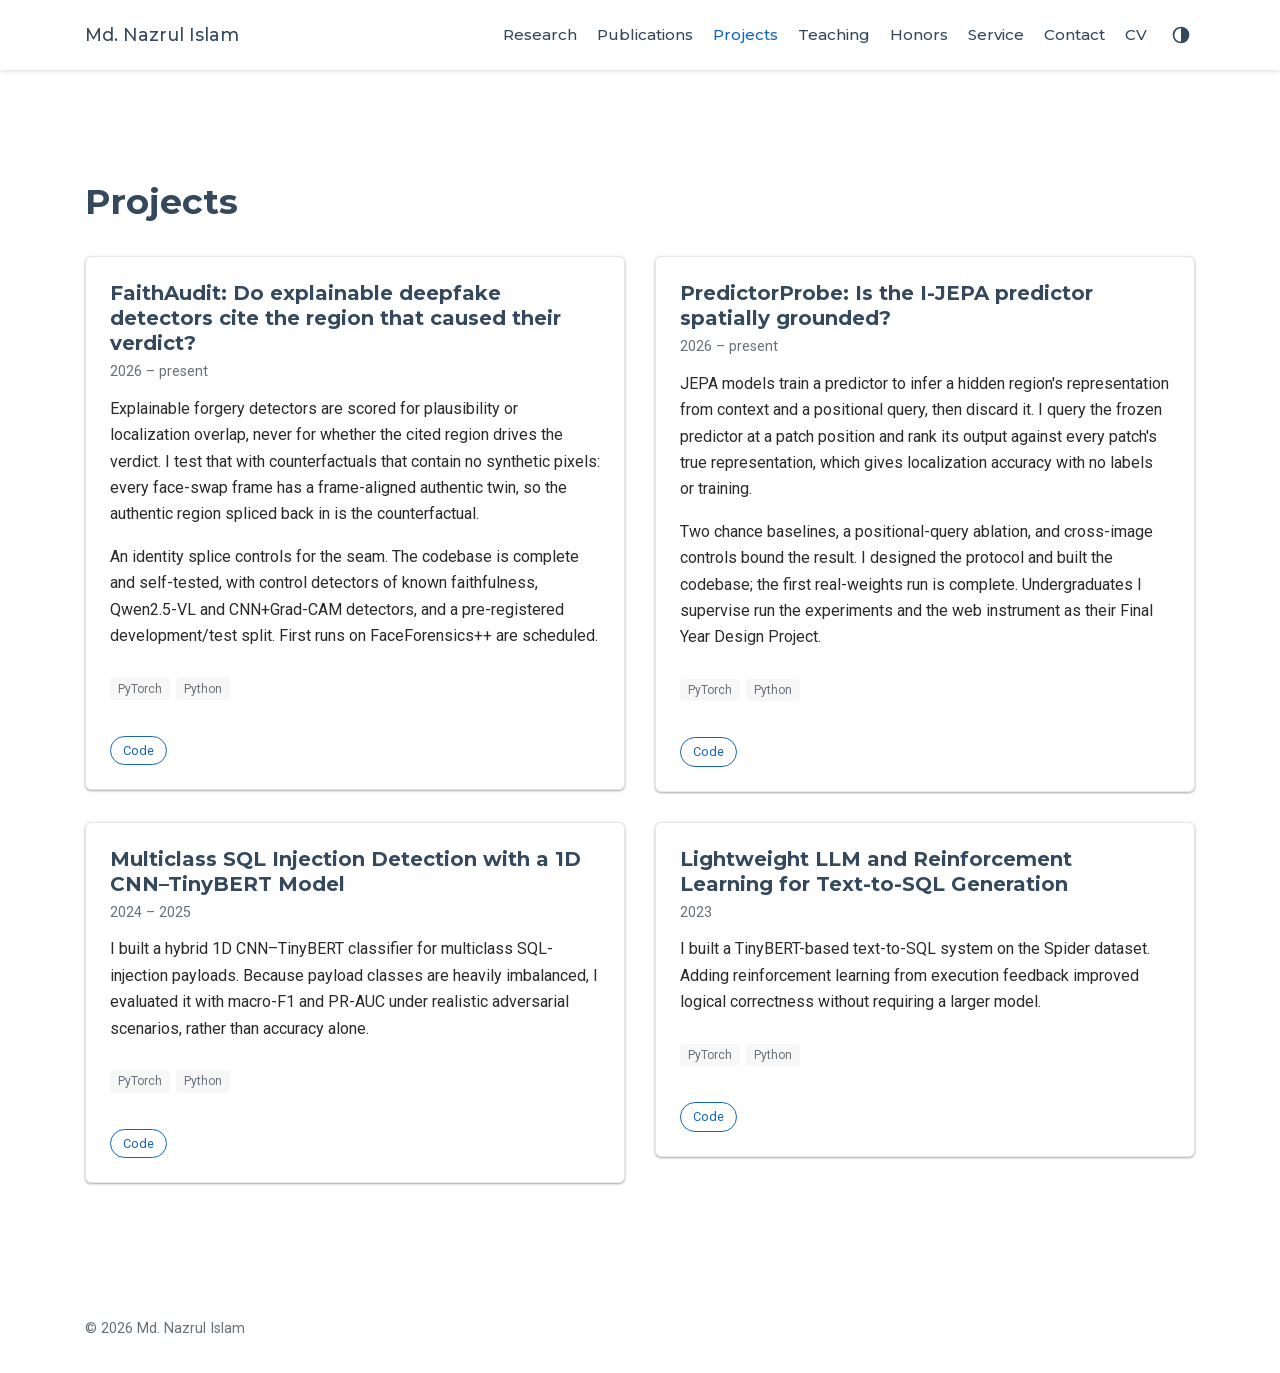
<file: projects.html>
<!DOCTYPE html>
<html lang="en">
<head>
<meta charset="utf-8">
<meta name="viewport" content="width=device-width, initial-scale=1">
<title>Projects — Md. Nazrul Islam</title>
<link rel="canonical" href="https://nazrul-99.github.io/projects.html">
<meta property="og:type" content="website">
<meta property="og:site_name" content="Md. Nazrul Islam">
<meta property="og:title" content="Projects — Md. Nazrul Islam">
<meta name="description" content="I&#39;m a lecturer at Southeast University, Dhaka. I study where vision-language models and low-resource language models fail, and whether the instruments we use to judge them can be trusted. Rather than…">
<meta property="og:description" content="I&#39;m a lecturer at Southeast University, Dhaka. I study where vision-language models and low-resource language models fail, and whether the instruments we use to judge them can be trusted. Rather than…">
<meta property="og:url" content="https://nazrul-99.github.io/projects.html">
<meta property="og:locale" content="en_US">
<link rel="icon" href="/static/favicon.png" type="image/png">
<meta property="og:image" content="https://nazrul-99.github.io/static/portrait.jpg">
<script type="application/ld+json">{
  "@context": "https://schema.org",
  "@graph": [
    {
      "@type": "Person",
      "@id": "https://nazrul-99.github.io/#person",
      "name": "Md. Nazrul Islam",
      "url": "https://nazrul-99.github.io/",
      "alternateName": [
        "Md Nazrul Islam",
        "Nazrul Islam"
      ],
      "sameAs": [
        "https://orcid.org/0000-0002-6385-5095",
        "https://scholar.google.com/citations?user=qr34ziEAAAAJ",
        "https://github.com/nazrul-99",
        "https://www.linkedin.com/in/md-nazrul-islam-nz/"
      ],
      "jobTitle": "Lecturer, CSE",
      "affiliation": {
        "@type": "Organization",
        "name": "Southeast University, Dhaka",
        "url": "https://cse.seu.edu.bd/employee/profile/MDAzMDA4"
      },
      "image": "https://nazrul-99.github.io/static/portrait.jpg",
      "knowsAbout": [
        "Vision-language models",
        "Spatial and geometric reasoning",
        "Benchmark validity",
        "Explanation faithfulness",
        "Robustness in low-resource NLP"
      ],
      "alumniOf": [
        {
          "@type": "CollegeOrUniversity",
          "name": "Khulna University of Engineering & Technology (KUET)"
        }
      ]
    },
    {
      "@type": "WebSite",
      "@id": "https://nazrul-99.github.io/#website",
      "url": "https://nazrul-99.github.io/",
      "name": "Md. Nazrul Islam",
      "publisher": {
        "@id": "https://nazrul-99.github.io/#person"
      }
    }
  ]
}</script>
<script>
/* Theme toggle -- the one JS allowance (DESIGN.md v2). Sets data-theme on
   <html>, remembers the choice, defaults to prefers-color-scheme. Runs before
   first paint so a stored choice never flashes. With JS off the button stays
   hidden and the OS setting applies. */
(function () {
  var root = document.documentElement, key = "theme", stored = null;
  var osDark = matchMedia("(prefers-color-scheme: dark)");
  try { stored = localStorage.getItem(key); } catch (e) {}
  if (stored === "dark" || stored === "light") root.setAttribute("data-theme", stored);
  function current() { return root.getAttribute("data-theme") || (osDark.matches ? "dark" : "light"); }
  document.addEventListener("DOMContentLoaded", function () {
    var btn = document.getElementById("theme-toggle");
    if (!btn) return;
    function sync() { btn.setAttribute("aria-pressed", String(current() === "dark")); }
    btn.hidden = false;
    sync();
    osDark.addEventListener("change", sync);
    btn.addEventListener("click", function () {
      root.setAttribute("data-theme", current() === "dark" ? "light" : "dark");
      try { localStorage.setItem(key, root.getAttribute("data-theme")); } catch (e) {}
      sync();
    });
  });
})();
</script>
<link rel="stylesheet" href="/static/style.css?v=c84f0a47df">
</head>
<body>
<a class="skip" href="#main">Skip to content</a>
<header class="navbar">
  <div class="container nav-inner">
    <a class="brand" href="/#top">Md. Nazrul Islam</a>
    <nav aria-label="Primary">
      <a class="nav-research" href="/#research">Research</a>
      <a class="nav-publications" href="/#publications">Publications</a>
      <a class="nav-projects active" href="/#projects">Projects</a>
<a class="nav-teaching" href="/#teaching">Teaching</a><a class="nav-honors" href="/#honors">Honors</a><a class="nav-service" href="/#service">Service</a>      <a class="nav-contact" href="/#contact">Contact</a>
      <a href="/cv.pdf" rel="nofollow">CV</a>
      <button id="theme-toggle" type="button" class="theme-toggle" hidden aria-pressed="false" aria-label="Toggle dark mode"><svg class="icon" viewBox="0 0 24 24" aria-hidden="true" focusable="false"><circle cx="12" cy="12" r="9" fill="none" stroke="currentColor" stroke-width="2"/><path d="M12 3a9 9 0 0 1 0 18z" fill="currentColor"/></svg></button>
    </nav>
  </div>
</header>
<main id="main">
<section id="projects" class="section">
  <div class="container">
    <h1 class="section-title">Projects</h1>
    <div class="card-grid">
<article class="card project-card" id="faithaudit">
  <h2 class="card-title"><a href="https://github.com/nazrul-99/counterfactual-citation-audit" target="_blank" rel="noopener noreferrer">FaithAudit: Do explainable deepfake detectors cite the region that caused their verdict?</a></h2>
<p class="card-meta">2026 – present</p>  <p>Explainable forgery detectors are scored for plausibility or localization overlap, never for whether the cited region drives the verdict. I test that with counterfactuals that contain no synthetic pixels: every face-swap frame has a frame-aligned authentic twin, so the authentic region spliced back in is the counterfactual.
</p>
<p>An identity splice controls for the seam. The codebase is complete and self-tested, with control detectors of known faithfulness, Qwen2.5-VL and CNN+Grad-CAM detectors, and a pre-registered development/test split. First runs on FaceForensics++ are scheduled.
</p>  <p class="tags"><span class="tag">PyTorch</span><span class="tag">Python</span></p>
  <p class="card-actions"><a class="btn-pill" href="https://github.com/nazrul-99/counterfactual-citation-audit" target="_blank" rel="noopener noreferrer">Code</a></p>
</article><article class="card project-card" id="predictorprobe">
  <h2 class="card-title"><a href="https://github.com/nazrul-99/jepa-spatial-probe" target="_blank" rel="noopener noreferrer">PredictorProbe: Is the I-JEPA predictor spatially grounded?</a></h2>
<p class="card-meta">2026 – present</p>  <p>JEPA models train a predictor to infer a hidden region&#39;s representation from context and a positional query, then discard it. I query the frozen predictor at a patch position and rank its output against every patch&#39;s true representation, which gives localization accuracy with no labels or training.
</p>
<p>Two chance baselines, a positional-query ablation, and cross-image controls bound the result. I designed the protocol and built the codebase; the first real-weights run is complete. Undergraduates I supervise run the experiments and the web instrument as their Final Year Design Project.
</p>  <p class="tags"><span class="tag">PyTorch</span><span class="tag">Python</span></p>
  <p class="card-actions"><a class="btn-pill" href="https://github.com/nazrul-99/jepa-spatial-probe" target="_blank" rel="noopener noreferrer">Code</a></p>
</article><article class="card project-card" id="sql-injection">
  <h2 class="card-title"><a href="https://github.com/nazrul-99/SQLi" target="_blank" rel="noopener noreferrer">Multiclass SQL Injection Detection with a 1D CNN–TinyBERT Model</a></h2>
<p class="card-meta">2024 – 2025</p>  <p>I built a hybrid 1D CNN–TinyBERT classifier for multiclass SQL-injection payloads. Because payload classes are heavily imbalanced, I evaluated it with macro-F1 and PR-AUC under realistic adversarial scenarios, rather than accuracy alone.
</p>
  <p class="tags"><span class="tag">PyTorch</span><span class="tag">Python</span></p>
  <p class="card-actions"><a class="btn-pill" href="https://github.com/nazrul-99/SQLi" target="_blank" rel="noopener noreferrer">Code</a></p>
</article><article class="card project-card" id="text-to-sql">
  <h2 class="card-title"><a href="https://github.com/nazrul-99/Text-to-Sql" target="_blank" rel="noopener noreferrer">Lightweight LLM and Reinforcement Learning for Text-to-SQL Generation</a></h2>
<p class="card-meta">2023</p>  <p>I built a TinyBERT-based text-to-SQL system on the Spider dataset. Adding reinforcement learning from execution feedback improved logical correctness without requiring a larger model.
</p>
  <p class="tags"><span class="tag">PyTorch</span><span class="tag">Python</span></p>
  <p class="card-actions"><a class="btn-pill" href="https://github.com/nazrul-99/Text-to-Sql" target="_blank" rel="noopener noreferrer">Code</a></p>
</article>    </div>
  </div>
</section>
</main>
<footer class="site-footer">
  <div class="container">
    <p>© 2026 Md. Nazrul Islam</p>
  </div>
</footer>
</body>
</html>
</file>
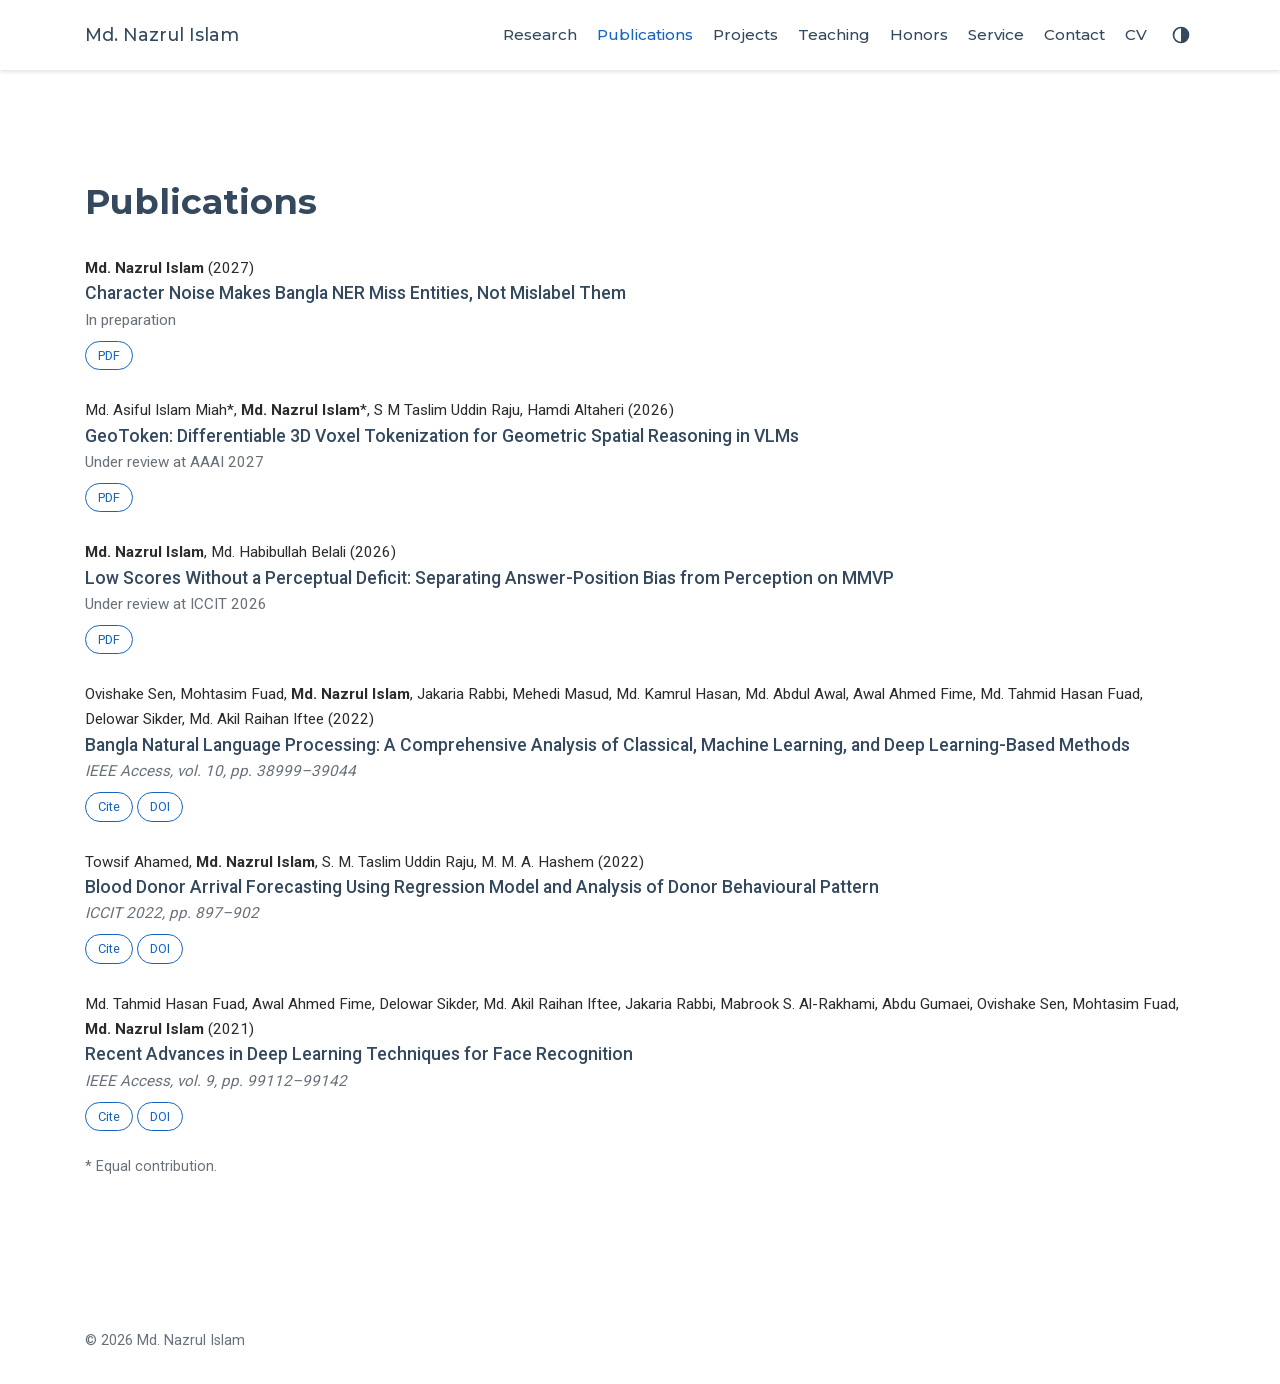
<file: publications.html>
<!DOCTYPE html>
<html lang="en">
<head>
<meta charset="utf-8">
<meta name="viewport" content="width=device-width, initial-scale=1">
<title>Publications — Md. Nazrul Islam</title>
<link rel="canonical" href="https://nazrul-99.github.io/publications.html">
<meta property="og:type" content="website">
<meta property="og:site_name" content="Md. Nazrul Islam">
<meta property="og:title" content="Publications — Md. Nazrul Islam">
<meta name="description" content="I&#39;m a lecturer at Southeast University, Dhaka. I study where vision-language models and low-resource language models fail, and whether the instruments we use to judge them can be trusted. Rather than…">
<meta property="og:description" content="I&#39;m a lecturer at Southeast University, Dhaka. I study where vision-language models and low-resource language models fail, and whether the instruments we use to judge them can be trusted. Rather than…">
<meta property="og:url" content="https://nazrul-99.github.io/publications.html">
<meta property="og:locale" content="en_US">
<link rel="icon" href="/static/favicon.png" type="image/png">
<meta property="og:image" content="https://nazrul-99.github.io/static/portrait.jpg">
<script type="application/ld+json">{
  "@context": "https://schema.org",
  "@graph": [
    {
      "@type": "Person",
      "@id": "https://nazrul-99.github.io/#person",
      "name": "Md. Nazrul Islam",
      "url": "https://nazrul-99.github.io/",
      "alternateName": [
        "Md Nazrul Islam",
        "Nazrul Islam"
      ],
      "sameAs": [
        "https://orcid.org/0000-0002-6385-5095",
        "https://scholar.google.com/citations?user=qr34ziEAAAAJ",
        "https://github.com/nazrul-99",
        "https://www.linkedin.com/in/md-nazrul-islam-nz/"
      ],
      "jobTitle": "Lecturer, CSE",
      "affiliation": {
        "@type": "Organization",
        "name": "Southeast University, Dhaka",
        "url": "https://cse.seu.edu.bd/employee/profile/MDAzMDA4"
      },
      "image": "https://nazrul-99.github.io/static/portrait.jpg",
      "knowsAbout": [
        "Vision-language models",
        "Spatial and geometric reasoning",
        "Benchmark validity",
        "Explanation faithfulness",
        "Robustness in low-resource NLP"
      ],
      "alumniOf": [
        {
          "@type": "CollegeOrUniversity",
          "name": "Khulna University of Engineering & Technology (KUET)"
        }
      ]
    },
    {
      "@type": "WebSite",
      "@id": "https://nazrul-99.github.io/#website",
      "url": "https://nazrul-99.github.io/",
      "name": "Md. Nazrul Islam",
      "publisher": {
        "@id": "https://nazrul-99.github.io/#person"
      }
    }
  ]
}</script>
<script>
/* Theme toggle -- the one JS allowance (DESIGN.md v2). Sets data-theme on
   <html>, remembers the choice, defaults to prefers-color-scheme. Runs before
   first paint so a stored choice never flashes. With JS off the button stays
   hidden and the OS setting applies. */
(function () {
  var root = document.documentElement, key = "theme", stored = null;
  var osDark = matchMedia("(prefers-color-scheme: dark)");
  try { stored = localStorage.getItem(key); } catch (e) {}
  if (stored === "dark" || stored === "light") root.setAttribute("data-theme", stored);
  function current() { return root.getAttribute("data-theme") || (osDark.matches ? "dark" : "light"); }
  document.addEventListener("DOMContentLoaded", function () {
    var btn = document.getElementById("theme-toggle");
    if (!btn) return;
    function sync() { btn.setAttribute("aria-pressed", String(current() === "dark")); }
    btn.hidden = false;
    sync();
    osDark.addEventListener("change", sync);
    btn.addEventListener("click", function () {
      root.setAttribute("data-theme", current() === "dark" ? "light" : "dark");
      try { localStorage.setItem(key, root.getAttribute("data-theme")); } catch (e) {}
      sync();
    });
  });
})();
</script>
<link rel="stylesheet" href="/static/style.css?v=c84f0a47df">
</head>
<body>
<a class="skip" href="#main">Skip to content</a>
<header class="navbar">
  <div class="container nav-inner">
    <a class="brand" href="/#top">Md. Nazrul Islam</a>
    <nav aria-label="Primary">
      <a class="nav-research" href="/#research">Research</a>
      <a class="nav-publications active" href="/#publications">Publications</a>
      <a class="nav-projects" href="/#projects">Projects</a>
<a class="nav-teaching" href="/#teaching">Teaching</a><a class="nav-honors" href="/#honors">Honors</a><a class="nav-service" href="/#service">Service</a>      <a class="nav-contact" href="/#contact">Contact</a>
      <a href="/cv.pdf" rel="nofollow">CV</a>
      <button id="theme-toggle" type="button" class="theme-toggle" hidden aria-pressed="false" aria-label="Toggle dark mode"><svg class="icon" viewBox="0 0 24 24" aria-hidden="true" focusable="false"><circle cx="12" cy="12" r="9" fill="none" stroke="currentColor" stroke-width="2"/><path d="M12 3a9 9 0 0 1 0 18z" fill="currentColor"/></svg></button>
    </nav>
  </div>
</header>
<main id="main">
<section id="publications" class="section">
  <div class="container">
    <h1 class="section-title">Publications</h1>
    <div class="pub-list">
<article class="pub" id="bangla-ner-orthography">
  <p class="pub-authors"><strong>Md. Nazrul Islam</strong> (2027)</p>
  <h2 class="pub-title"><a href="https://drive.google.com/file/d/1UVrMuyEz3BboiWVay6Fi1jTbIHSLEYx5/view?usp=sharing" target="_blank" rel="noopener noreferrer">Character Noise Makes Bangla NER Miss Entities, Not Mislabel Them</a></h2>
  <p class="pub-venue">In preparation</p>
  <div class="pub-actions">
<a class="btn-pill" href="https://drive.google.com/file/d/1UVrMuyEz3BboiWVay6Fi1jTbIHSLEYx5/view?usp=sharing" target="_blank" rel="noopener noreferrer">PDF</a>  </div>
</article><article class="pub" id="geotoken">
  <p class="pub-authors">Md. Asiful Islam Miah*, <strong>Md. Nazrul Islam</strong>*, S M Taslim Uddin Raju, Hamdi Altaheri (2026)</p>
  <h2 class="pub-title"><a href="https://drive.google.com/file/d/1ELj4VhWy8dj_DHJAQdN-i3FPRE4wxLzI/view?usp=sharing" target="_blank" rel="noopener noreferrer">GeoToken: Differentiable 3D Voxel Tokenization for Geometric Spatial Reasoning in VLMs</a></h2>
  <p class="pub-venue">Under review at AAAI 2027</p>
  <div class="pub-actions">
<a class="btn-pill" href="https://drive.google.com/file/d/1ELj4VhWy8dj_DHJAQdN-i3FPRE4wxLzI/view?usp=sharing" target="_blank" rel="noopener noreferrer">PDF</a>  </div>
</article><article class="pub" id="mmvp-position-bias">
  <p class="pub-authors"><strong>Md. Nazrul Islam</strong>, Md. Habibullah Belali (2026)</p>
  <h2 class="pub-title"><a href="https://drive.google.com/file/d/1UDr-B_FffHD4PoJ-6FCMyF1hHBAY2T0h/view?usp=drive_link" target="_blank" rel="noopener noreferrer">Low Scores Without a Perceptual Deficit: Separating Answer-Position Bias from Perception on MMVP</a></h2>
  <p class="pub-venue">Under review at ICCIT 2026</p>
  <div class="pub-actions">
<a class="btn-pill" href="https://drive.google.com/file/d/1UDr-B_FffHD4PoJ-6FCMyF1hHBAY2T0h/view?usp=drive_link" target="_blank" rel="noopener noreferrer">PDF</a>  </div>
</article><article class="pub" id="bnlp-survey">
  <p class="pub-authors">Ovishake Sen, Mohtasim Fuad, <strong>Md. Nazrul Islam</strong>, Jakaria Rabbi, Mehedi Masud, Md. Kamrul Hasan, Md. Abdul Awal, Awal Ahmed Fime, Md. Tahmid Hasan Fuad, Delowar Sikder, Md. Akil Raihan Iftee (2022)</p>
  <h2 class="pub-title"><a href="https://doi.org/10.1109/ACCESS.2022.3165563" target="_blank" rel="noopener noreferrer">Bangla Natural Language Processing: A Comprehensive Analysis of Classical, Machine Learning, and Deep Learning-Based Methods</a></h2>
  <p class="pub-venue"><em>IEEE Access, vol. 10, pp. 38999–39044</em></p>
  <div class="pub-actions">
    <details class="cite">
      <summary class="btn-pill">Cite</summary>
      <pre>@article{sen2022bangla,
  author  = {Sen, Ovishake and Fuad, Mohtasim and Islam, Md. Nazrul and Rabbi, Jakaria and Masud, Mehedi and Hasan, Md. Kamrul and Awal, Md. Abdul and Fime, Awal Ahmed and Fuad, Md. Tahmid Hasan and Sikder, Delowar and Iftee, Md. Akil Raihan},
  title   = {Bangla Natural Language Processing: A Comprehensive Analysis of Classical, Machine Learning, and Deep Learning-Based Methods},
  journal = {IEEE Access},
  volume  = {10},
  pages   = {38999--39044},
  year    = {2022},
  doi     = {10.1109/ACCESS.2022.3165563}
}
</pre>
    </details>
<a class="btn-pill" href="https://doi.org/10.1109/ACCESS.2022.3165563" target="_blank" rel="noopener noreferrer">DOI</a>  </div>
</article><article class="pub" id="blood-donor-forecasting">
  <p class="pub-authors">Towsif Ahamed, <strong>Md. Nazrul Islam</strong>, S. M. Taslim Uddin Raju, M. M. A. Hashem (2022)</p>
  <h2 class="pub-title"><a href="https://doi.org/10.1109/ICCIT57492.2022.10054710" target="_blank" rel="noopener noreferrer">Blood Donor Arrival Forecasting Using Regression Model and Analysis of Donor Behavioural Pattern</a></h2>
  <p class="pub-venue"><em>ICCIT 2022, pp. 897–902</em></p>
  <div class="pub-actions">
    <details class="cite">
      <summary class="btn-pill">Cite</summary>
      <pre>@inproceedings{ahamed2022blood,
  author    = {Ahamed, Towsif and Islam, Md. Nazrul and Raju, S. M. Taslim Uddin and Hashem, M. M. A.},
  title     = {Blood Donor Arrival Forecasting Using Regression Model and Analysis of Donor Behavioural Pattern},
  booktitle = {2022 25th International Conference on Computer and Information Technology (ICCIT)},
  pages     = {897--902},
  year      = {2022},
  doi       = {10.1109/ICCIT57492.2022.10054710}
}
</pre>
    </details>
<a class="btn-pill" href="https://doi.org/10.1109/ICCIT57492.2022.10054710" target="_blank" rel="noopener noreferrer">DOI</a>  </div>
</article><article class="pub" id="face-recognition-survey">
  <p class="pub-authors">Md. Tahmid Hasan Fuad, Awal Ahmed Fime, Delowar Sikder, Md. Akil Raihan Iftee, Jakaria Rabbi, Mabrook S. Al-Rakhami, Abdu Gumaei, Ovishake Sen, Mohtasim Fuad, <strong>Md. Nazrul Islam</strong> (2021)</p>
  <h2 class="pub-title"><a href="https://doi.org/10.1109/ACCESS.2021.3096136" target="_blank" rel="noopener noreferrer">Recent Advances in Deep Learning Techniques for Face Recognition</a></h2>
  <p class="pub-venue"><em>IEEE Access, vol. 9, pp. 99112–99142</em></p>
  <div class="pub-actions">
    <details class="cite">
      <summary class="btn-pill">Cite</summary>
      <pre>@article{fuad2021recent,
  author  = {Fuad, Md. Tahmid Hasan and Fime, Awal Ahmed and Sikder, Delowar and Iftee, Md. Akil Raihan and Rabbi, Jakaria and Al-Rakhami, Mabrook S. and Gumaei, Abdu and Sen, Ovishake and Fuad, Mohtasim and Islam, Md. Nazrul},
  title   = {Recent Advances in Deep Learning Techniques for Face Recognition},
  journal = {IEEE Access},
  volume  = {9},
  pages   = {99112--99142},
  year    = {2021},
  doi     = {10.1109/ACCESS.2021.3096136}
}
</pre>
    </details>
<a class="btn-pill" href="https://doi.org/10.1109/ACCESS.2021.3096136" target="_blank" rel="noopener noreferrer">DOI</a>  </div>
</article>    </div>
<p class="footnote">* Equal contribution.</p>  </div>
</section>
</main>
<footer class="site-footer">
  <div class="container">
    <p>© 2026 Md. Nazrul Islam</p>
  </div>
</footer>
</body>
</html>
</file>
<file: static/style.css>
/* ---------------------------------------------------------------------------
   Md. Nazrul Islam — academic portfolio
   Implements _source/DESIGN.md v2: the Wowchemy "ocean" look rebuilt by hand.
   Two self-hosted families, alternating sections, timeline cards, pill buttons.
   --------------------------------------------------------------------------- */

/* --- Fonts: self-hosted variable Latin woff2 (licences alongside) -------- */

@font-face {
  font-family: Roboto;
  font-style: normal;
  font-weight: 400 700;
  font-display: swap;
  src: url("/static/fonts/Roboto-latin.woff2") format("woff2");
}

@font-face {
  font-family: Montserrat;
  font-style: normal;
  font-weight: 500 700;
  font-display: swap;
  src: url("/static/fonts/Montserrat-latin.woff2") format("woff2");
}

/* --- Colour tokens -------------------------------------------------------- */

:root {
  --primary:      #1565c0;
  --primary-tint: #eef4fb;
  --body-bg:      #ffffff;
  --section-alt:  #f7f7f7;
  --card-bg:      #ffffff;
  --text:         #2b2b2b;
  --heading:      #34495e;
  /* DESIGN.md's #6c757d measures 4.38:1 on --section-alt; one step darker
     clears 4.5:1 on every background it sits on. */
  --muted:        #687079;
  --border:       #e3e6ea;
  --shadow:       0 1px 3px rgba(0, 0, 0, .12), 0 1px 2px rgba(0, 0, 0, .24);
  --nav-shadow:   0 .125rem .25rem rgba(0, 0, 0, .11);

  --sans:    Roboto, -apple-system, BlinkMacSystemFont, "Segoe UI", Helvetica, Arial, sans-serif;
  --display: Montserrat, var(--sans);
  --nav-h:   70px;
  --gutter:  95px;              /* 1 of 12 columns at 1140px */
  color-scheme: light;
}

@media (prefers-color-scheme: dark) {
  :root:not([data-theme="light"]) {
    --primary:      #5b9be0;
    --primary-tint: #1b2836;
    --body-bg:      #1c1c1c;
    --section-alt:  #242424;
    --card-bg:      #2a2a2a;
    --text:         #e0e0e0;
    --heading:      #f0f0f0;
    --muted:        #9aa3ad;
    --border:       #3a3a3a;
    --shadow:       0 1px 3px rgba(0, 0, 0, .5);
    --nav-shadow:   0 .125rem .25rem rgba(0, 0, 0, .5);
    color-scheme: dark;
  }
}

:root[data-theme="dark"] {
  --primary:      #5b9be0;
  --primary-tint: #1b2836;
  --body-bg:      #1c1c1c;
  --section-alt:  #242424;
  --card-bg:      #2a2a2a;
  --text:         #e0e0e0;
  --heading:      #f0f0f0;
  --muted:        #9aa3ad;
  --border:       #3a3a3a;
  --shadow:       0 1px 3px rgba(0, 0, 0, .5);
  --nav-shadow:   0 .125rem .25rem rgba(0, 0, 0, .5);
  color-scheme: dark;
}

/* --- Base ---------------------------------------------------------------- */

*, *::before, *::after { box-sizing: border-box; }

html { scroll-padding-top: calc(var(--nav-h) + 12px); }

body {
  margin: 0;
  background: var(--body-bg);
  color: var(--text);
  font-family: var(--sans);
  font-size: 1rem;                 /* 16px */
  line-height: 1.65;
  text-align: left;
  -webkit-text-size-adjust: 100%;
}

p { margin: 0 0 1rem; }
ul, ol { margin: 0; padding: 0; }
img { max-width: 100%; height: auto; }
pre { margin: 0; white-space: pre-wrap; overflow-wrap: anywhere; }

h1, h2, h3 {
  margin: 0;
  font-family: var(--display);
  color: var(--heading);
  line-height: 1.25;
}

.section-title {
  font-size: 2.2rem;               /* 35px */
  font-weight: 700;
  margin-bottom: 2rem;
}

.label {                           /* "Interests" / "Education" */
  font-size: 1.1rem;
  font-weight: 700;
  margin-bottom: .75rem;
}

.card-title { font-size: 1.25rem; font-weight: 700; margin-bottom: .25rem; }
.card-subtitle { color: var(--muted); margin-bottom: .1rem; }
.card-meta, .meta { font-size: .9rem; color: var(--muted); margin-bottom: .75rem; }

/* --- Links, focus, motion ---------------------------------------------- */

a {
  color: var(--primary);
  text-decoration: none;
  transition: color 150ms, background-color 150ms;
}

a:hover { text-decoration: underline; }

nav a:hover, .btn-pill:hover, .brand:hover, .icon-links a:hover { text-decoration: none; }

:focus-visible {
  outline: 2px solid var(--primary);
  outline-offset: 2px;
}

.skip { position: absolute; left: -9999px; }
.skip:focus { position: static; display: inline-block; margin: .5rem 15px; }

@media (prefers-reduced-motion: reduce) {
  *, *::before, *::after { transition-duration: 0ms !important; }
}

/* --- Layout -------------------------------------------------------------- */

.container {
  max-width: 1140px;
  margin: 0 auto;
  padding: 0 15px;
}

.section { padding: 110px 0; background: var(--body-bg); }
/* Backgrounds alternate over the sections that actually render, so a section
   omitted for an empty list never leaves two like colours adjacent. */
main > .section:nth-child(even) { background: var(--section-alt); }

/* --- Navbar -------------------------------------------------------------- */

.navbar {
  position: sticky;
  top: 0;
  z-index: 100;
  min-height: var(--nav-h);
  background: var(--body-bg);
  box-shadow: var(--nav-shadow);
}

.nav-inner {
  min-height: var(--nav-h);
  display: flex;
  flex-wrap: wrap;
  align-items: center;
  justify-content: space-between;
  gap: .25rem 1.5rem;
  padding-top: .5rem;
  padding-bottom: .5rem;
}

.brand {
  font-family: var(--display);
  font-weight: 500;
  font-size: 1.1rem;
  color: var(--heading);
}

.navbar nav {
  display: flex;
  flex-wrap: wrap;
  align-items: center;
  gap: .25rem 1.25rem;
}

.navbar nav a {
  font-family: var(--display);
  font-weight: 500;
  font-size: .95rem;
  color: var(--heading);
}

.navbar nav a:hover, .navbar nav a.active { color: var(--primary); }

/* The section currently in view (CSS :target, no scroll-spy). */
body:has(#research:target) .nav-research,
body:has(#publications:target) .nav-publications,
body:has(#projects:target) .nav-projects,
body:has(#teaching:target) .nav-teaching,
body:has(#honors:target) .nav-honors,
body:has(#service:target) .nav-service,
body:has(#contact:target) .nav-contact { color: var(--primary); }

.theme-toggle {
  display: inline-flex;
  align-items: center;
  padding: .25rem;
  border: 0;
  background: transparent;
  color: var(--heading);
  cursor: pointer;
  transition: color 150ms;
}

.theme-toggle:hover { color: var(--primary); }
.theme-toggle .icon { width: 1.25rem; height: 1.25rem; }

/* --- About --------------------------------------------------------------- */

.about-grid {
  display: grid;
  grid-template-columns: 4fr 8fr;
  gap: 2rem 30px;
  align-items: start;
}

.about-side { text-align: center; }

.portrait {
  width: 270px;
  height: 270px;
  border-radius: 50%;
  object-fit: cover;
  display: block;
  margin: 0 auto 1.25rem;
}

.about-name {
  font-family: var(--display);
  font-size: 1.75rem;              /* 28px */
  font-weight: 700;
  color: var(--heading);
  line-height: 1.25;
  margin-bottom: .35rem;
}

.about-role { font-size: 1.1rem; color: var(--muted); margin-bottom: .1rem; }
.about-org  { font-size: 1.1rem; color: var(--muted); margin-bottom: 1rem; }

/* Short call-out under the institution (site.notice); omitted when empty. */
.notice {
  margin: 0 0 1rem;
  padding: .75rem 1rem;
  font-size: .95rem;
  color: var(--text);
  text-align: left;
  background: var(--primary-tint);
  border-left: 3px solid var(--primary);
  border-radius: 4px;
}

.icon-links {
  list-style: none;
  display: flex;
  justify-content: center;
  gap: 1.1rem;
}

.icon-links a { color: var(--heading); display: inline-flex; }
.icon-links a:hover { color: var(--primary); }

/* Download CV pill, directly under the icon row (DESIGN.md v2 § About). */
.about-cv { margin: 1rem 0 0; }
.icon { width: 1.4rem; height: 1.4rem; vertical-align: -.25em; }

.tagline { font-size: 1.05rem; }

/* News strip under the bio: a shaded block so it reads apart from the
   prose; date in --muted, one line each, no bullets. Deliberately not the
   notice's tinted, left-ruled style, so the two blocks do not compete. */
.news {
  margin-top: 1.5rem;
  padding: 1rem 1.25rem;
  background: var(--section-alt);
  border-radius: 6px;
}
.news .label { margin-bottom: .5rem; }
.news-list { list-style: none; }
.news-list li { display: flex; gap: .75rem; margin-bottom: .4rem; line-height: 1.5; }
.news-date { flex: 0 0 auto; color: var(--muted); font-size: .9rem; padding-top: .1rem; }

.about-cols {
  display: grid;
  grid-template-columns: 1fr 1fr;
  gap: 1.5rem 30px;
  margin-top: 1.5rem;
}

.bullets { list-style: disc; padding-left: 1.25rem; }
.bullets li { margin-bottom: .25rem; }

.edu { list-style: none; }
.edu li { margin-bottom: 1rem; line-height: 1.5; }
.edu .meta { display: inline; }

/* --- Timeline (Research, Teaching) ---------------------------------------- */

.timeline {
  list-style: none;
  position: relative;
  padding-left: var(--gutter);
}

.timeline::before {                /* the vertical line in the gutter */
  content: "";
  position: absolute;
  top: 0;
  bottom: 0;
  left: calc(var(--gutter) / 2 - 1px);
  width: 2px;
  background: var(--border);
}

.tl-item { position: relative; }
.tl-item + .tl-item { margin-top: 2.5rem; }

.tl-item::before {                 /* the dot, aligned with the card top */
  content: "";
  position: absolute;
  top: 1.6rem;
  left: calc(-1 * var(--gutter) / 2 - 7px);
  width: 14px;
  height: 14px;
  border-radius: 50%;
  background: var(--primary);
  border: 2px solid var(--body-bg);
}

main > .section:nth-child(even) .tl-item::before { border-color: var(--section-alt); }

/* --- Cards --------------------------------------------------------------- */

.card {
  background: var(--card-bg);
  border: 1px solid var(--border);
  border-radius: 6px;
  box-shadow: var(--shadow);
  padding: 1.5rem;
}

.card > :last-child { margin-bottom: 0; }

/* Timeline entries carry no card chrome (DESIGN.md v2 § Research): the
   gutter line, the dot and the Reported/Found block give the structure, so
   the claim block is the only framed element on the page. Projects keep
   their cards because a grid needs edges. */
.timeline .card {
  background: transparent;
  border: 0;
  border-radius: 0;
  box-shadow: none;
  padding: 0;
}
.timeline .card-title { font-size: 1.4rem; }
.tl-item + .tl-item { margin-top: 3.25rem; }
/* Dot centred on the first title line: 1.4rem × 1.25 line box, 14px dot. */
.tl-item::before { top: .45rem; }

.card-actions { margin-top: 1rem; }

/* Claim/found block, kept from v1 and now inside the card idiom. */
.claim {
  margin: 1rem 0 0;
  padding: 1rem 1.25rem;
  border-left: 3px solid var(--primary);
  border-radius: 4px;
  background: var(--primary-tint);
}

.claim div + div { margin-top: .75rem; }
.claim dt { display: inline; font-weight: 700; color: var(--heading); }
.claim dt::after { content: ". "; }
.claim dd { display: inline; margin: 0; }

/* --- Pill buttons -------------------------------------------------------- */

.btn-pill {
  display: inline-block;
  padding: .25rem .75rem;
  margin: .25rem .25rem 0 0;
  font-size: .8rem;
  line-height: 1.5;
  color: var(--primary);
  background: transparent;
  border: 1px solid var(--primary);
  border-radius: 10rem;
  text-decoration: none;
  cursor: pointer;
  transition: color 150ms, background-color 150ms;
}

.btn-pill:hover { color: #fff; background: var(--primary); }

/* --- Publications: compact list ------------------------------------------ */

.pub + .pub { margin-top: 1.75rem; }

.pub-authors { font-size: .95rem; color: var(--text); margin-bottom: .15rem; }
.pub-authors strong { font-weight: 700; }

.pub-title {
  font-family: var(--sans);
  font-size: 1.1rem;
  font-weight: 500;
  margin-bottom: .15rem;
}

.pub-title a, .card-title a { color: var(--heading); }
.pub-title a:hover, .card-title a:hover { color: var(--primary); text-decoration: none; }

.pub-venue { color: var(--muted); font-size: .95rem; margin-bottom: .25rem; }

.pub-actions { display: flex; flex-wrap: wrap; align-items: flex-start; }

.cite { display: inline-block; }
.cite[open] { display: block; width: 100%; }
.cite summary { list-style: none; }
.cite summary::-webkit-details-marker { display: none; }
.cite pre {
  margin-top: .75rem;
  padding: .75rem 1rem;
  font-size: .8rem;
  line-height: 1.5;
  background: var(--section-alt);
  border: 1px solid var(--border);
  border-radius: 4px;
  color: var(--text);
}

main > .section:nth-child(even) .cite pre { background: var(--card-bg); }

.footnote { font-size: .9rem; color: var(--muted); margin-top: 1.5rem; }

/* --- Projects: card grid ------------------------------------------------- */

.card-grid {
  display: grid;
  grid-template-columns: repeat(2, 1fr);   /* two projects: two columns at >=768px */
  gap: 30px;
  align-items: start;
}

.tags {
  display: inline-flex;
  flex-wrap: wrap;
  gap: .4rem;
  margin-top: .75rem;
}

.tag {
  font-size: .75rem;
  line-height: 1.5;
  padding: .15rem .5rem;
  color: var(--muted);
  background: var(--section-alt);
  border-radius: 4px;
}

main > .section:nth-child(even) .tag { background: var(--body-bg); }

/* --- Contact and footer -------------------------------------------------- */

.contact-list { list-style: none; }
.contact-list li { display: flex; align-items: center; gap: .6rem; margin-bottom: .6rem; }
.contact-list .icon { color: var(--heading); flex: none; }

.site-footer {
  padding: 1.5rem 0 2rem;
  background: var(--body-bg);
  font-size: .9rem;
  color: var(--muted);
}

.site-footer p { margin: 0; }

/* --- Responsive ---------------------------------------------------------- */

@media (max-width: 767px) {
  /* The wrapped navbar is ~135px tall on a phone. Sticky, it would cover a
     third of the screen and the fixed scroll-padding above would leave every
     anchored heading hidden under it, so it scrolls with the page instead. */
  .navbar { position: static; }
  html { scroll-padding-top: 12px; }
  .section { padding: 60px 0; }
  .about-grid, .about-cols, .card-grid { grid-template-columns: 1fr; }
  /* News: date above the sentence, so the text keeps the full width. */
  .news-list li { flex-direction: column; gap: 0; margin-bottom: .75rem; }
  .about-side { margin-bottom: .5rem; }
  .portrait { width: 200px; height: 200px; }
  .section-title { font-size: 1.8rem; }
  .timeline { padding-left: 0; }
  .timeline::before, .tl-item::before { display: none; }
  .nav-inner { justify-content: center; text-align: center; }
  .navbar nav { justify-content: center; }
}

/* --- Print: two A4 pages --------------------------------------------------- */

@media print {
  :root, :root[data-theme="dark"] {
    --primary: #000; --primary-tint: transparent; --body-bg: #fff;
    --section-alt: #fff; --card-bg: #fff; --text: #000; --heading: #000;
    --muted: #444; --border: #999; --shadow: none; --nav-shadow: none;
  }

  /* A4 declared so a US-locale browser does not default to Letter, which is
     50pt shorter and would push the second page onto a third. */
  @page { size: A4; margin: 1.2cm; }

  /* 8.5pt: at 9pt the third research card straddled the page-1 break and,
     being unbreakable, jumped to page 2 and pushed Contact onto a third. */
  html { font-size: 8.5pt; }
  body { line-height: 1.25; }

  .navbar, .theme-toggle, .portrait, .btn-pill, .cite, .skip, .notice, .news,
  .icon-links, .timeline::before, .tl-item::before { display: none; }

  /* Two A4 pages: the earlier-work cards and the project grid are omitted
     from print because cv.pdf carries both in full; the printed homepage
     keeps the argument (threads + claim/found), publications, teaching
     and contact. */
  #research .tl-item:nth-child(n+4), #projects, #honors, #service { display: none; }

  .section { padding: 4pt 0; }
  .section-title { font-size: 13pt; margin-bottom: 3pt; break-after: avoid; }
  .about-grid { grid-template-columns: 1fr; gap: 0; }
  .about-side { text-align: left; }
  .about-name { font-size: 14pt; }
  .about-cols { margin-top: 6pt; }

  .card {
    border: 0;
    border-bottom: .5pt solid var(--border);
    border-radius: 0;
    box-shadow: none;
    padding: 0 0 3pt;
    break-inside: avoid;
  }

  .timeline { padding-left: 0; }
  .tl-item + .tl-item { margin-top: 4pt; }
  .site-footer { padding: 4pt 0 0; }
  .card-grid { grid-template-columns: 1fr 1fr; gap: 8pt 18pt; }
  .card-title { font-size: 11pt; }
  .card-meta, .meta, .pub-venue { font-size: 8.5pt; margin-bottom: 2pt; }
  p { margin-bottom: 2pt; }

  .claim {                         /* keeps its left rule only */
    background: none;
    border-radius: 0;
    border-left: 1.5pt solid #000;
    padding: 0 0 0 8pt;
    margin-top: 4pt;
  }

  .pub + .pub { margin-top: 5pt; }
  .pub { break-inside: avoid; }
  .tag { border: .5pt solid #999; background: none; }
  a[href^="http"]::after { content: " (" attr(href) ")"; font-size: 8pt; color: #444; }
  .pub-title a::after, .card-title a::after { content: none; }
}
</file>
